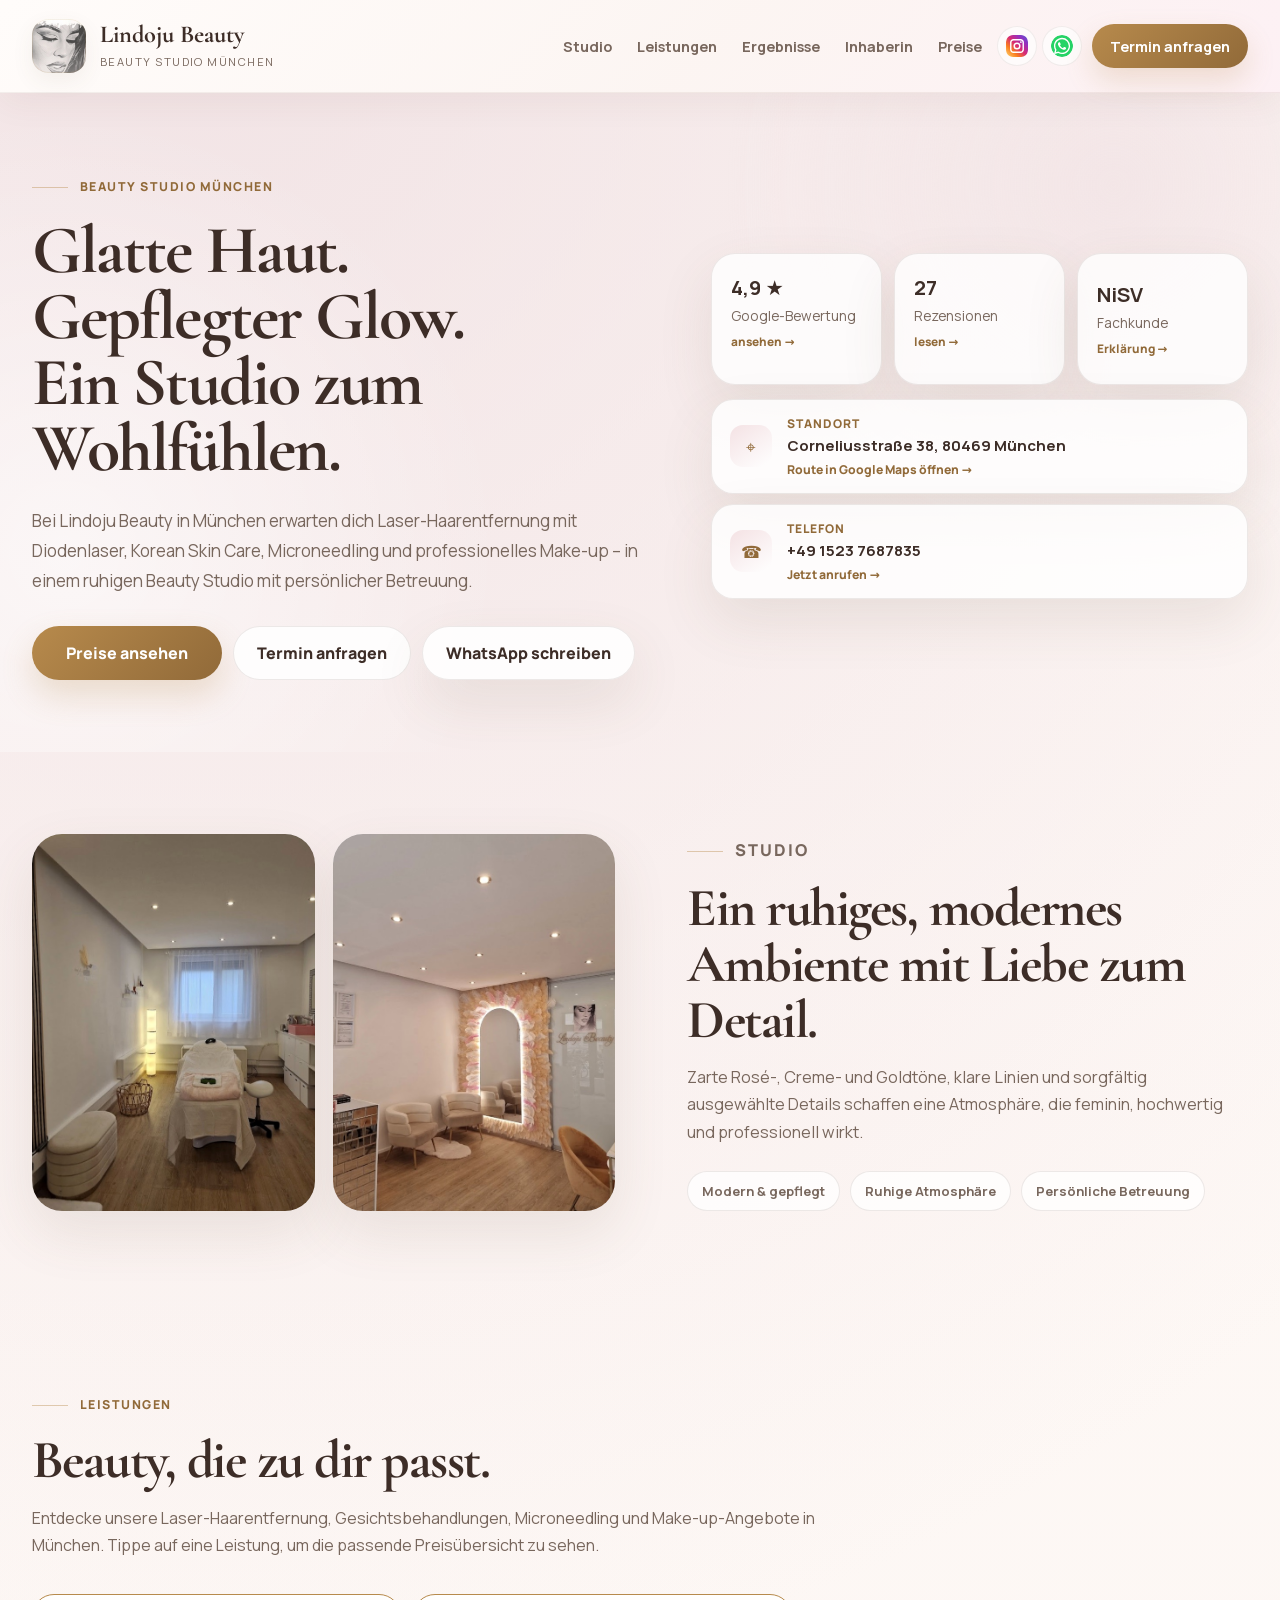
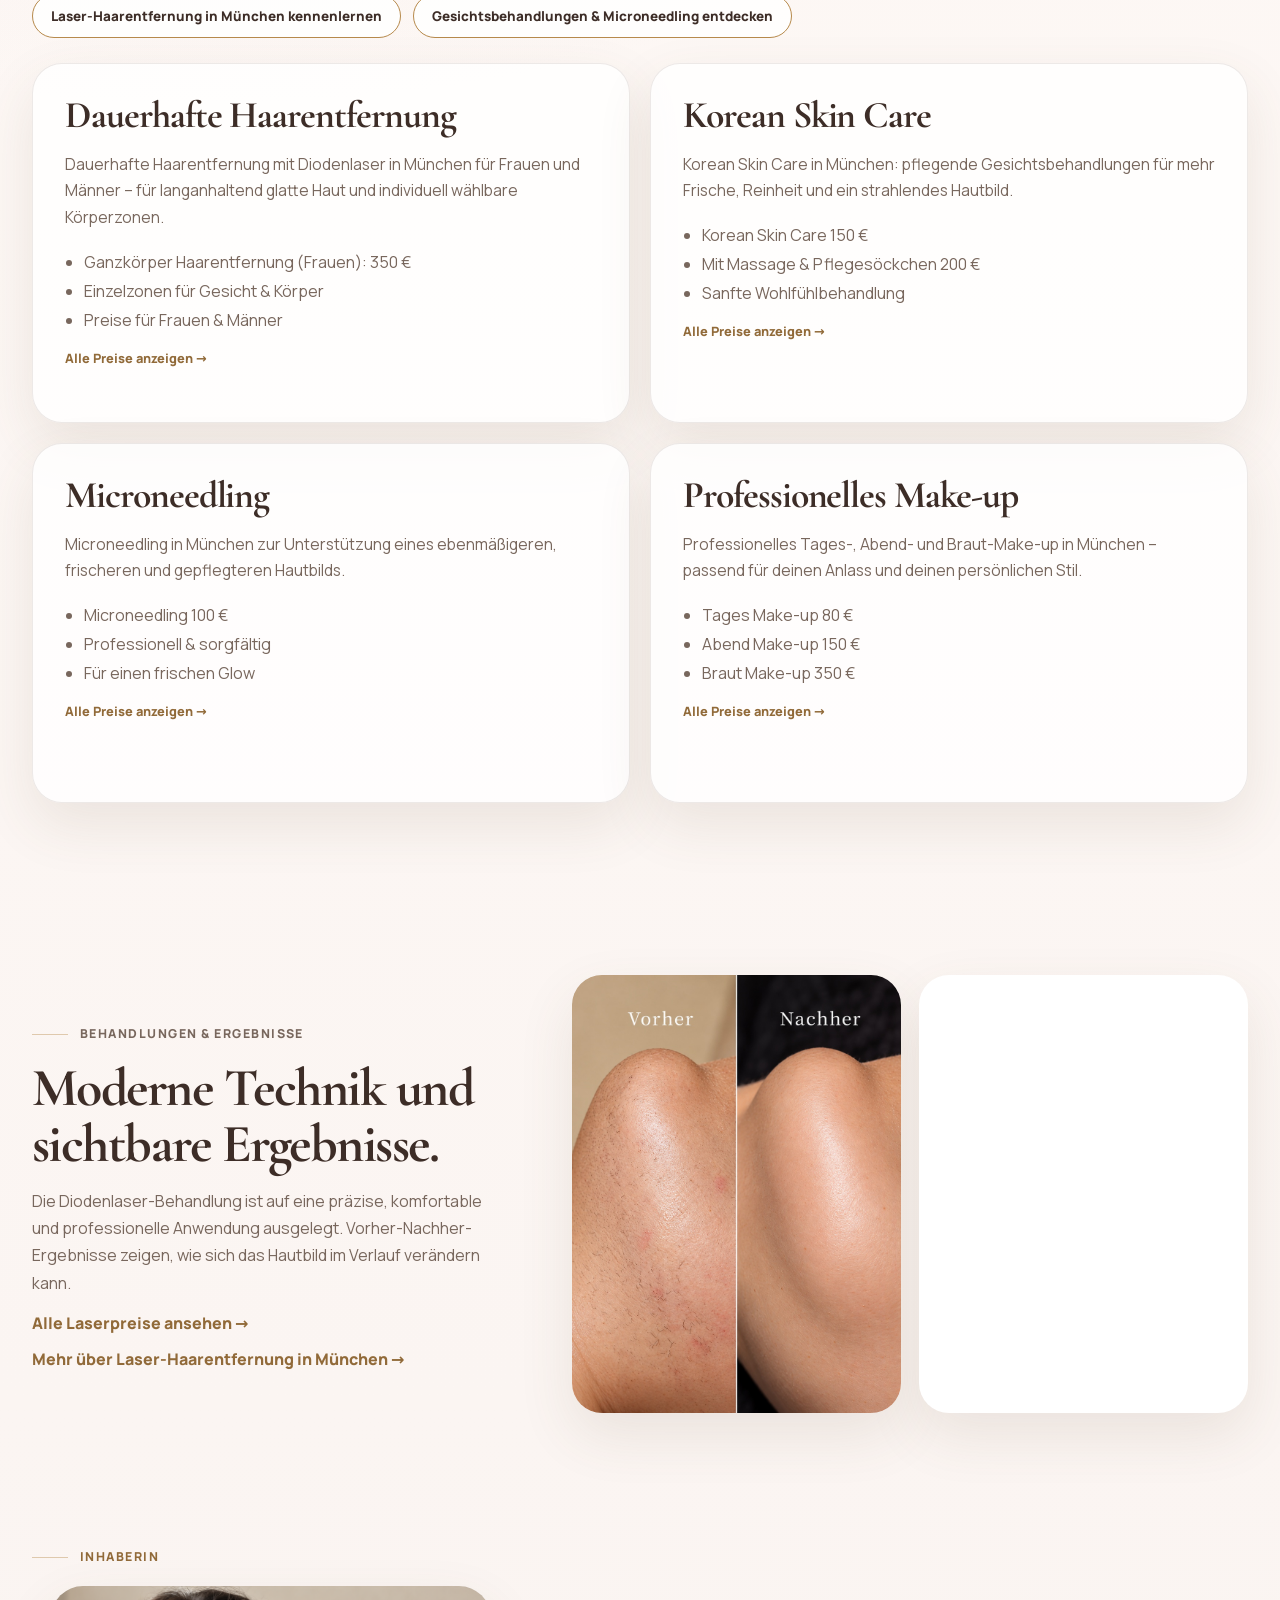
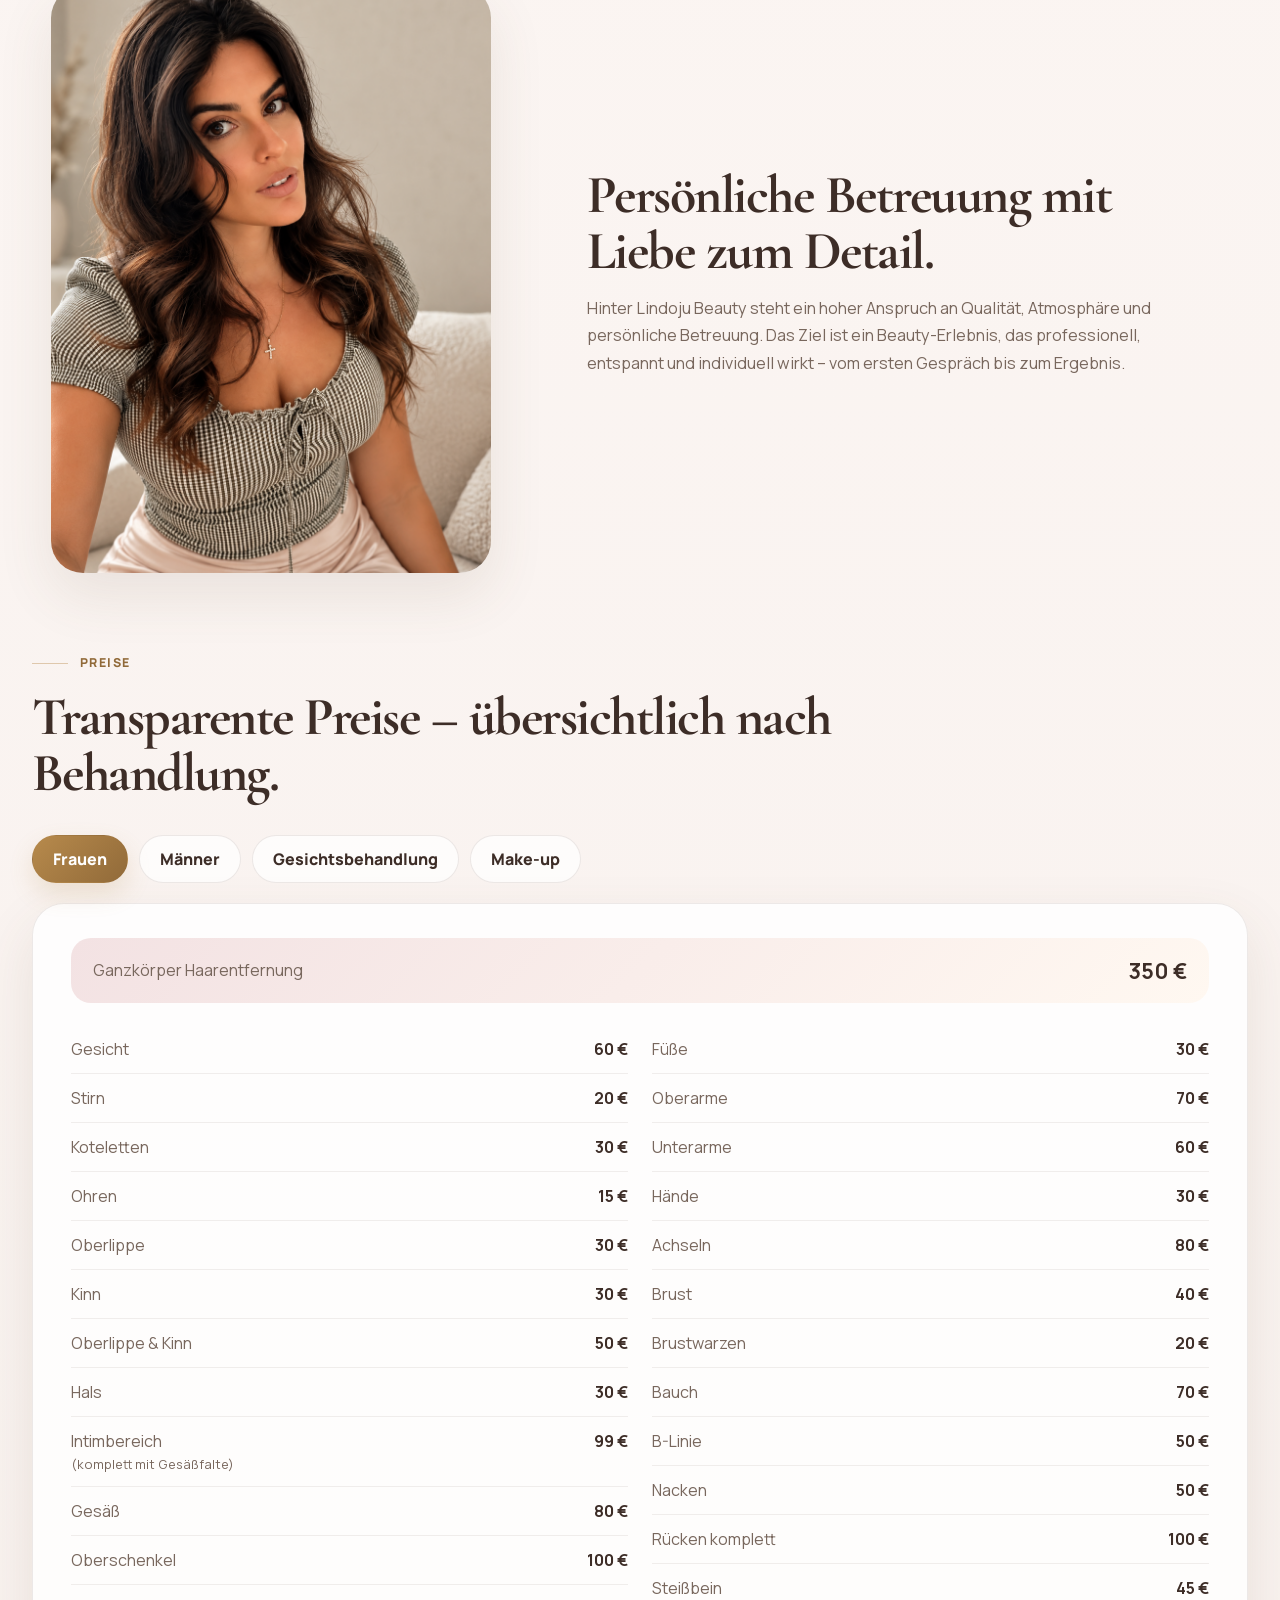
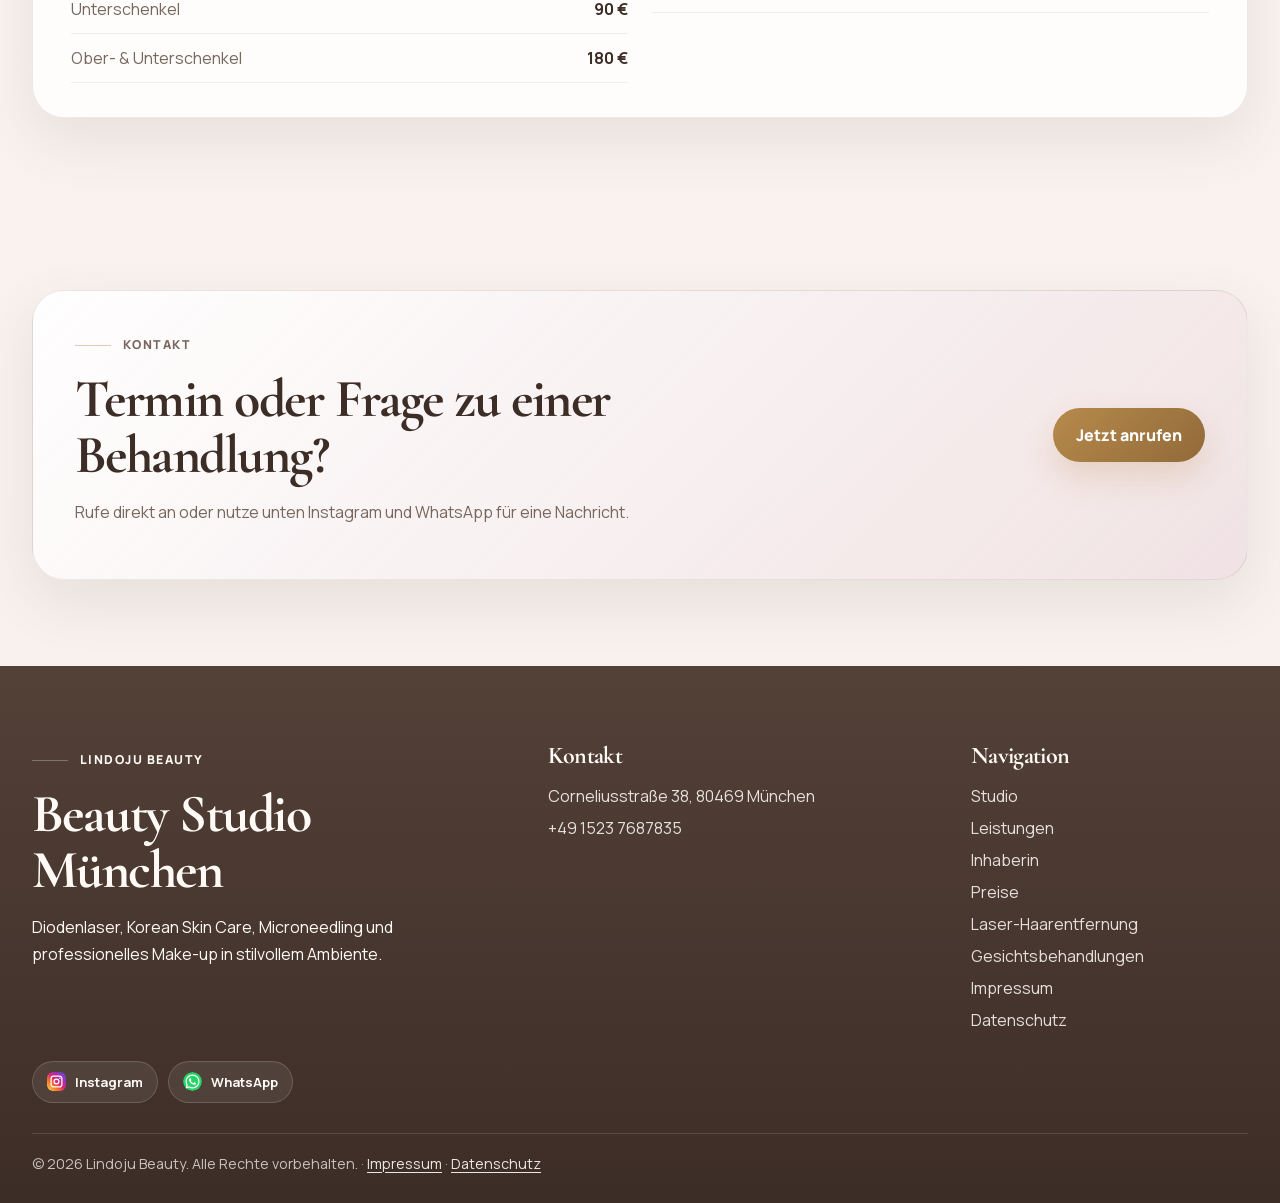
<file: index.html>
<!DOCTYPE html>
<html lang="de">
<head>
  <meta charset="UTF-8">
  <meta name="viewport" content="width=device-width, initial-scale=1.0, viewport-fit=cover">
  <meta name="theme-color" content="#fff8f6">
  <title>Laser-Haarentfernung München | Lindoju Beauty Studio</title>
  <meta name="description" content="Laser-Haarentfernung mit Diodenlaser in München, Korean Skin Care, Microneedling und Braut-Make-up bei Lindoju Beauty. Leistungen und Preise ansehen.">
  <link rel="canonical" href="https://lindojubeauty.de/">
  <meta name="robots" content="index, follow">
  <meta property="og:type" content="website">
  <meta property="og:locale" content="de_DE">
  <meta property="og:site_name" content="Lindoju Beauty">
  <meta property="og:title" content="Laser-Haarentfernung München | Lindoju Beauty Studio">
  <meta property="og:description" content="Lindoju Beauty in München: Diodenlaser-Haarentfernung, Korean Skin Care, Microneedling und Braut-Make-up. Behandlungen und Preise entdecken.">
  <meta property="og:url" content="https://lindojubeauty.de/">
  <meta name="twitter:card" content="summary">
  <script type="application/ld+json">
{
  "@context": "https://schema.org",
  "@type": "BeautySalon",
  "name": "Lindoju Beauty",
  "url": "https://lindojubeauty.de/",
  "description": "Beauty Studio in München für Laser-Haarentfernung mit Diodenlaser, Korean Skin Care, Microneedling und professionelles Make-up.",
  "telephone": "+49 1523 7687835",
  "email": "lindojubeauty@gmail.com",
  "address": {
    "@type": "PostalAddress",
    "streetAddress": "Corneliusstraße 38",
    "postalCode": "80469",
    "addressLocality": "München",
    "addressCountry": "DE"
  },
  "sameAs": [
    "https://www.instagram.com/lindojubeauty/"
  ],
  "hasOfferCatalog": {
    "@type": "OfferCatalog",
    "name": "Behandlungen bei Lindoju Beauty in München",
    "itemListElement": [
      {
        "@type": "OfferCatalog",
        "name": "Laser-Haarentfernung",
        "itemListElement": [
          {
            "@type": "Offer",
            "itemOffered": {
              "@type": "Service",
              "name": "Diodenlaser-Haarentfernung München",
              "serviceType": "Laser-Haarentfernung"
            }
          }
        ]
      },
      {
        "@type": "OfferCatalog",
        "name": "Gesichtsbehandlungen",
        "itemListElement": [
          {
            "@type": "Offer",
            "itemOffered": {
              "@type": "Service",
              "name": "Korean Skin Care München",
              "serviceType": "Gesichtsbehandlung"
            }
          },
          {
            "@type": "Offer",
            "itemOffered": {
              "@type": "Service",
              "name": "Microneedling München",
              "serviceType": "Microneedling"
            }
          }
        ]
      },
      {
        "@type": "OfferCatalog",
        "name": "Make-up",
        "itemListElement": [
          {
            "@type": "Offer",
            "itemOffered": {
              "@type": "Service",
              "name": "Braut-Make-up und professionelles Make-up München",
              "serviceType": "Make-up"
            }
          }
        ]
      }
    ]
  }
}
  </script>
  <link rel="preload" href="fonts/manrope-latin-400-700.woff2" as="font" type="font/woff2" crossorigin>
  <link rel="preload" href="fonts/cormorant-garamond-latin-700.woff2" as="font" type="font/woff2" crossorigin>
  <link rel="icon" type="image/png" href="favicon.png">
  <link rel="stylesheet" href="styles.css?v=26">
</head>
<body>
  <div class="site-shell">
    <header class="site-header" id="top">
      <div class="container header-main">
        <a class="brand" href="#top" aria-label="Lindoju Beauty Startseite">
          <span class="brand-mark" aria-hidden="true"></span>
          <span class="brand-copy">
            <strong>Lindoju Beauty</strong>
            <small>Beauty Studio München</small>
          </span>
        </a>

        <button class="menu-toggle" type="button" aria-label="Menü öffnen" aria-expanded="false" aria-controls="site-nav">
          <span></span><span></span><span></span>
        </button>

        <nav class="site-nav" id="site-nav" aria-label="Hauptnavigation">
          <div class="mobile-menu-head">
            <div class="mobile-menu-brand">
              <span class="brand-mark menu-brand-mark" aria-hidden="true"></span>
              <span>
                <strong>Lindoju Beauty</strong>
                <small>Beauty Studio München</small>
              </span>
            </div>
            <button class="menu-close" type="button" aria-label="Menü schließen">×</button>
          </div>
          <div class="mobile-menu-kicker">Menü</div>
          <a href="#studio">Studio</a>
          <a href="#leistungen">Leistungen</a>
          <a href="#behandlungen">Ergebnisse</a>
          <a href="#inhaberin">Inhaberin</a>
          <a href="#preise">Preise</a>
          <a class="nav-social-link" href="https://www.instagram.com/lindojubeauty?stkn=Ym91bG9nODZuYW1q" target="_blank" rel="noopener" aria-label="Instagram von Lindoju Beauty öffnen"><span class="brand-social-icon brand-social-instagram" aria-hidden="true"><svg viewBox="0 0 24 24" role="img"><defs><linearGradient id="igGradientMenu" x1="0" y1="1" x2="1" y2="0"><stop offset="0" stop-color="#FEDA75"/><stop offset="0.28" stop-color="#FA7E1E"/><stop offset="0.52" stop-color="#D62976"/><stop offset="0.76" stop-color="#962FBF"/><stop offset="1" stop-color="#4F5BD5"/></linearGradient></defs><rect width="24" height="24" rx="6" fill="url(#igGradientMenu)"/><path d="M8.15 5.2h7.7a2.95 2.95 0 0 1 2.95 2.95v7.7a2.95 2.95 0 0 1-2.95 2.95h-7.7a2.95 2.95 0 0 1-2.95-2.95v-7.7A2.95 2.95 0 0 1 8.15 5.2Z" fill="none" stroke="#fff" stroke-width="1.55"/><circle cx="12" cy="12" r="3.05" fill="none" stroke="#fff" stroke-width="1.55"/><circle cx="16.25" cy="7.75" r=".95" fill="#fff"/></svg></span><span>Instagram</span></a>
          <a class="nav-social-link" href="https://wa.me/4915237687835?text=Hallo%20Lindoju%20Beauty%2C%20ich%20m%C3%B6chte%20gerne%20einen%20Termin%20anfragen." target="_blank" rel="noopener" aria-label="Lindoju Beauty auf WhatsApp schreiben"><span class="brand-social-icon brand-social-whatsapp" aria-hidden="true"><svg viewBox="0 0 24 24" role="img"><circle cx="12" cy="12" r="12" fill="#25D366"/><path d="M17.472 14.382c-.297-.149-1.758-.867-2.03-.966-.273-.099-.471-.148-.67.15-.197.297-.767.966-.94 1.164-.173.198-.347.223-.644.074-.297-.149-1.255-.463-2.39-1.475-.883-.788-1.48-1.761-1.653-2.059-.173-.297-.018-.458.13-.606.134-.133.298-.347.446-.52.149-.174.198-.298.298-.497.099-.198.05-.371-.025-.52-.075-.149-.669-1.612-.916-2.207-.242-.579-.487-.5-.669-.51-.173-.009-.371-.011-.57-.011-.198 0-.52.074-.792.371-.272.298-1.04 1.016-1.04 2.479s1.065 2.875 1.213 3.074c.149.198 2.095 3.2 5.076 4.487.709.306 1.262.489 1.694.626.712.226 1.36.194 1.872.118.571-.085 1.758-.719 2.006-1.413.248-.694.248-1.289.173-1.413-.074-.124-.272-.198-.57-.347m-5.421 7.403h-.004a9.87 9.87 0 0 1-5.031-1.378l-.361-.214-3.741.981.998-3.648-.235-.374a9.86 9.86 0 0 1-1.51-5.26c.001-5.45 4.436-9.884 9.888-9.884a9.82 9.82 0 0 1 7.021 2.91 9.83 9.83 0 0 1 2.9 7.02c-.003 5.45-4.437 9.884-9.885 9.884m8.413-18.297A11.815 11.815 0 0 0 12.05 0C5.495 0 .16 5.335.157 11.89c0 2.096.547 4.14 1.588 5.945L.057 24l6.305-1.654a11.88 11.88 0 0 0 5.684 1.448h.005c6.553 0 11.89-5.335 11.893-11.89a11.82 11.82 0 0 0-3.48-8.413z" fill="#fff" transform="scale(.74) translate(4.2 4.2)"/></svg></span><span>WhatsApp</span></a>
          <a class="nav-cta" href="tel:+4915237687835">Termin anfragen</a>
          <div class="mobile-menu-footer">
            <span>Corneliusstraße 38, 80469 München</span>
            <a href="tel:+4915237687835">+49 1523 7687835</a>
          </div>
        </nav>
        <button class="nav-backdrop" type="button" aria-label="Menü schließen" tabindex="-1"></button>
      </div>

    </header>

    <main>
      <section class="hero">
        <div class="container hero-inner">
          <div class="hero-copy reveal">
            <p class="eyebrow">Beauty Studio München</p>
            <h1>Glatte Haut.<br>Gepflegter Glow.<br>Ein Studio zum Wohlfühlen.</h1>
            <p class="hero-text">Bei Lindoju Beauty in München erwarten dich Laser-Haarentfernung mit Diodenlaser, Korean Skin Care, Microneedling und professionelles Make-up – in einem ruhigen Beauty Studio mit persönlicher Betreuung.</p>
            <div class="hero-actions">
              <a class="button button-primary" href="#preise">Preise ansehen</a>
              <a class="button button-secondary" href="tel:+4915237687835">Termin anfragen</a>
              <a class="button button-secondary button-whatsapp" href="https://wa.me/4915237687835?text=Hallo%20Lindoju%20Beauty%2C%20ich%20m%C3%B6chte%20gerne%20einen%20Termin%20anfragen." target="_blank" rel="noopener" aria-label="Lindoju Beauty über WhatsApp schreiben">WhatsApp schreiben</a>
            </div>
          </div>

          <div class="hero-aside">
          <div class="trust-grid reveal delay-1" aria-label="Vertrauen und Qualifikation">
            <a class="trust-card" href="https://www.google.com/maps/search/?api=1&query=Lindoju%20Beauty%20Laser%20Haarentfernung%20M%C3%BCnchen" target="_blank" rel="noopener">
              <strong>4,9 ★</strong>
              <span>Google-Bewertung</span>
              <small>ansehen →</small>
            </a>
            <a class="trust-card" href="https://www.google.com/maps/search/?api=1&query=Lindoju%20Beauty%20Laser%20Haarentfernung%20M%C3%BCnchen" target="_blank" rel="noopener">
              <strong>27</strong>
              <span>Rezensionen</span>
              <small>lesen →</small>
            </a>
            <button class="trust-card trust-button" type="button" data-open-nisv>
              <strong>NiSV</strong>
              <span>Fachkunde</span>
              <small>Erklärung →</small>
            </button>
          </div>

          <div class="quick-contact-grid reveal delay-2">
            <a class="quick-contact-card" href="https://www.google.com/maps/search/?api=1&query=Lindoju%20Beauty%20Laser%20Haarentfernung%20M%C3%BCnchen" target="_blank" rel="noopener">
              <span class="quick-icon" aria-hidden="true">⌖</span>
              <span class="quick-copy">
                <small>Standort</small>
                <strong>Corneliusstraße 38, 80469 München</strong>
                <em>Route in Google Maps öffnen →</em>
              </span>
            </a>
            <a class="quick-contact-card quick-contact-phone" href="tel:+4915237687835">
              <span class="quick-icon" aria-hidden="true">☎</span>
              <span class="quick-copy">
                <small>Telefon</small>
                <strong>+49 1523 7687835</strong>
                <em>Jetzt anrufen →</em>
              </span>
            </a>
          </div>
          </div>
        </div>
      </section>

      <section class="section studio-section" id="studio">
        <div class="container studio-grid">
          <div class="studio-gallery reveal">
            <figure><img src="treatment-room.jpg" alt="Heller Behandlungsraum von Lindoju Beauty" width="709" height="860" loading="lazy" decoding="async"></figure>
            <figure><img src="studio-lounge.jpg" alt="Eleganter Studio- und Wartebereich von Lindoju Beauty" width="709" height="865" loading="lazy" decoding="async"></figure>
          </div>
          <div class="studio-copy reveal delay-1">
            <p class="eyebrow">Studio</p>
            <h2>Ein ruhiges, modernes Ambiente mit Liebe zum Detail.</h2>
            <p>Zarte Rosé-, Creme- und Goldtöne, klare Linien und sorgfältig ausgewählte Details schaffen eine Atmosphäre, die feminin, hochwertig und professionell wirkt.</p>
            <div class="mini-points">
              <span>Modern &amp; gepflegt</span>
              <span>Ruhige Atmosphäre</span>
              <span>Persönliche Betreuung</span>
            </div>
          </div>
        </div>
      </section>

      <section class="section services" id="leistungen">
        <div class="container">
          <div class="section-head reveal">
            <p class="eyebrow">Leistungen</p>
            <h2>Beauty, die zu dir passt.</h2>
            <p>Entdecke unsere Laser-Haarentfernung, Gesichtsbehandlungen, Microneedling und Make-up-Angebote in München. Tippe auf eine Leistung, um die passende Preisübersicht zu sehen.</p>
          </div>

          <div class="seo-service-links" aria-label="Detaillierte Informationen zu Behandlungen">
            <a href="laser-haarentfernung-muenchen.html">Laser-Haarentfernung in München kennenlernen</a>
            <a href="gesichtsbehandlungen-muenchen.html">Gesichtsbehandlungen &amp; Microneedling entdecken</a>
          </div>

          <div class="service-grid">
            <article class="service-card price-jump reveal" data-price-tab="women" tabindex="0" role="button" aria-label="Alle Preise für dauerhafte Haarentfernung anzeigen">
              <h3>Dauerhafte Haarentfernung</h3>
              <p>Dauerhafte Haarentfernung mit Diodenlaser in München für Frauen und Männer – für langanhaltend glatte Haut und individuell wählbare Körperzonen.</p>
              <ul>
                <li>Ganzkörper Haarentfernung (Frauen): 350 €</li>
                <li>Einzelzonen für Gesicht &amp; Körper</li>
                <li>Preise für Frauen &amp; Männer</li>
              </ul>
              <span class="service-link">Alle Preise anzeigen →</span>
            </article>

            <article class="service-card price-jump reveal delay-1" data-price-tab="facecare" tabindex="0" role="button" aria-label="Alle Preise für Korean Skin Care anzeigen">
              <h3>Korean Skin Care</h3>
              <p>Korean Skin Care in München: pflegende Gesichtsbehandlungen für mehr Frische, Reinheit und ein strahlendes Hautbild.</p>
              <ul>
                <li>Korean Skin Care 150 €</li>
                <li>Mit Massage &amp; Pflegesöckchen 200 €</li>
                <li>Sanfte Wohlfühlbehandlung</li>
              </ul>
              <span class="service-link">Alle Preise anzeigen →</span>
            </article>

            <article class="service-card price-jump reveal delay-2" data-price-tab="facecare" tabindex="0" role="button" aria-label="Preise für Gesichtsbehandlungen und Microneedling anzeigen">
              <h3>Microneedling</h3>
              <p>Microneedling in München zur Unterstützung eines ebenmäßigeren, frischeren und gepflegteren Hautbilds.</p>
              <ul>
                <li>Microneedling 100 €</li>
                <li>Professionell &amp; sorgfältig</li>
                <li>Für einen frischen Glow</li>
              </ul>
              <span class="service-link">Alle Preise anzeigen →</span>
            </article>

            <article class="service-card price-jump reveal delay-3" data-price-tab="makeup" tabindex="0" role="button" aria-label="Alle Make-up Preise anzeigen">
              <h3>Professionelles Make-up</h3>
              <p>Professionelles Tages-, Abend- und Braut-Make-up in München – passend für deinen Anlass und deinen persönlichen Stil.</p>
              <ul>
                <li>Tages Make-up 80 €</li>
                <li>Abend Make-up 150 €</li>
                <li>Braut Make-up 350 €</li>
              </ul>
              <span class="service-link">Alle Preise anzeigen →</span>
            </article>
          </div>
        </div>
      </section>

      <section class="section treatment-section" id="behandlungen">
        <div class="container treatment-grid">
          <div class="treatment-copy reveal">
            <p class="eyebrow">Behandlungen &amp; Ergebnisse</p>
            <h2>Moderne Technik und sichtbare Ergebnisse.</h2>
            <p>Die Diodenlaser-Behandlung ist auf eine präzise, komfortable und professionelle Anwendung ausgelegt. Vorher-Nachher-Ergebnisse zeigen, wie sich das Hautbild im Verlauf verändern kann.</p>
            <button class="text-link price-jump-link" type="button" data-price-tab="women">Alle Laserpreise ansehen →</button>
            <a class="text-link seo-treatment-link" href="laser-haarentfernung-muenchen.html">Mehr über Laser-Haarentfernung in München →</a>
          </div>
          <div class="treatment-gallery reveal delay-1">
            <figure class="before-after-card"><img class="before-after-image" src="before-after-clean.jpg?v=18" alt="Vorher-Nachher-Aufnahme zur Laser-Haarentfernung mit Diodenlaser bei Lindoju Beauty" width="900" height="1200" loading="lazy" decoding="async"></figure>
            <figure><img src="diode-laser-clean.jpg" alt="Diodenlaser für Laser-Haarentfernung bei Lindoju Beauty in München" width="900" height="1200" loading="lazy" decoding="async"></figure>
          </div>
        </div>
      </section>

      <section class="section founder-section" id="inhaberin">
        <div class="container">
          <p class="eyebrow founder-eyebrow reveal">Inhaberin</p>
          <div class="founder-grid">
            <div class="founder-media reveal">
              <figure class="founder-card">
                <img src="founder-portrait.png" alt="Inhaberin von Lindoju Beauty" loading="lazy" decoding="async">
              </figure>
            </div>
            <div class="founder-copy reveal delay-1">
              <h2>Persönliche Betreuung mit Liebe zum Detail.</h2>
              <p>Hinter Lindoju Beauty steht ein hoher Anspruch an Qualität, Atmosphäre und persönliche Betreuung. Das Ziel ist ein Beauty-Erlebnis, das professionell, entspannt und individuell wirkt – vom ersten Gespräch bis zum Ergebnis.</p>
            </div>
          </div>
        </div>
      </section>

      <section class="section price-section" id="preise">
        <div class="container">
          <div class="section-head reveal">
            <p class="eyebrow">Preise</p>
            <h2>Transparente Preise – übersichtlich nach Behandlung.</h2>
          </div>

          <div class="price-tabs reveal delay-1" role="tablist" aria-label="Preiskategorien">
            <button class="tab-button active" type="button" data-tab="women" role="tab" aria-selected="true">Frauen</button>
            <button class="tab-button" type="button" data-tab="men" role="tab" aria-selected="false">Männer</button>
            <button class="tab-button" type="button" data-tab="facecare" role="tab" aria-selected="false">Gesichtsbehandlung</button>
            <button class="tab-button" type="button" data-tab="makeup" role="tab" aria-selected="false">Make-up</button>
          </div>

          <div class="price-panels reveal delay-2">
            <div class="price-panel active" id="women" role="tabpanel">
              <div class="price-highlight">
                <span>Ganzkörper Haarentfernung</span>
                <strong>350 €</strong>
              </div>
              <div class="price-columns">
                <ul class="price-list">
                  <li><span>Gesicht</span><strong>60 €</strong></li>
                  <li><span>Stirn</span><strong>20 €</strong></li>
                  <li><span>Koteletten</span><strong>30 €</strong></li>
                  <li><span>Ohren</span><strong>15 €</strong></li>
                  <li><span>Oberlippe</span><strong>30 €</strong></li>
                  <li><span>Kinn</span><strong>30 €</strong></li>
                  <li><span>Oberlippe &amp; Kinn</span><strong>50 €</strong></li>
                  <li><span>Hals</span><strong>30 €</strong></li>
                  <li><span>Intimbereich <small>(komplett mit Gesäßfalte)</small></span><strong>99 €</strong></li>
                  <li><span>Gesäß</span><strong>80 €</strong></li>
                  <li><span>Oberschenkel</span><strong>100 €</strong></li>
                  <li><span>Unterschenkel</span><strong>90 €</strong></li>
                  <li><span>Ober- &amp; Unterschenkel</span><strong>180 €</strong></li>
                </ul>
                <ul class="price-list">
                  <li><span>Füße</span><strong>30 €</strong></li>
                  <li><span>Oberarme</span><strong>70 €</strong></li>
                  <li><span>Unterarme</span><strong>60 €</strong></li>
                  <li><span>Hände</span><strong>30 €</strong></li>
                  <li><span>Achseln</span><strong>80 €</strong></li>
                  <li><span>Brust</span><strong>40 €</strong></li>
                  <li><span>Brustwarzen</span><strong>20 €</strong></li>
                  <li><span>Bauch</span><strong>70 €</strong></li>
                  <li><span>B-Linie</span><strong>50 €</strong></li>
                  <li><span>Nacken</span><strong>50 €</strong></li>
                  <li><span>Rücken komplett</span><strong>100 €</strong></li>
                  <li><span>Steißbein</span><strong>45 €</strong></li>
                </ul>
              </div>
            </div>

            <div class="price-panel" id="men" role="tabpanel">
              <div class="price-columns single-column">
                <ul class="price-list">
                  <li><span>Bart</span><strong>70 €</strong></li>
                  <li><span>Rücken</span><strong>150 €</strong></li>
                  <li><span>Schulter</span><strong>100 €</strong></li>
                  <li><span>Brust</span><strong>100 €</strong></li>
                  <li><span>Bauch</span><strong>100 €</strong></li>
                  <li><span>Achseln</span><strong>80 €</strong></li>
                  <li><span>Oberarme</span><strong>90 €</strong></li>
                  <li><span>Unterarme</span><strong>80 €</strong></li>
                  <li><span>Rücken / Bauch / Brust</span><strong>300 €</strong></li>
                </ul>
              </div>
            </div>

            <div class="price-panel" id="facecare" role="tabpanel">
              <div class="price-columns single-column">
                <ul class="price-list">
                  <li><span>Korean Skin Care</span><strong>150 €</strong></li>
                  <li><span>Korean Skin Care + Massage &amp; Pflegesöckchen</span><strong>200 €</strong></li>
                  <li><span>Microneedling</span><strong>100 €</strong></li>
                </ul>
              </div>
            </div>

            <div class="price-panel" id="makeup" role="tabpanel">
              <div class="price-columns single-column">
                <ul class="price-list">
                  <li><span>Tages Make-up</span><strong>80 €</strong></li>
                  <li><span>Abend Make-up</span><strong>150 €</strong></li>
                  <li><span>Braut Make-up</span><strong>350 €</strong></li>
                </ul>
              </div>
            </div>
          </div>
        </div>
      </section>

      <section class="section cta-section" id="kontakt">
        <div class="container cta-card reveal">
          <div>
            <p class="eyebrow">Kontakt</p>
            <h2>Termin oder Frage zu einer Behandlung?</h2>
            <p>Rufe direkt an oder nutze unten Instagram und WhatsApp für eine Nachricht.</p>
          </div>
          <div class="cta-actions">
            <a class="button button-primary" href="tel:+4915237687835">Jetzt anrufen</a>
          </div>
        </div>
      </section>
    </main>

    <footer class="site-footer">
      <div class="container footer-grid">
        <div>
          <p class="eyebrow">Lindoju Beauty</p>
          <h3>Beauty Studio München</h3>
          <p>Diodenlaser, Korean Skin Care, Microneedling und professionelles Make-up in stilvollem Ambiente.</p>
        </div>
        <div>
          <h4>Kontakt</h4>
          <ul class="footer-list">
            <li><a href="https://www.google.com/maps/search/?api=1&query=Lindoju%20Beauty%20Laser%20Haarentfernung%20M%C3%BCnchen" target="_blank" rel="noopener">Corneliusstraße 38, 80469 München</a></li>
            <li><a href="tel:+4915237687835">+49 1523 7687835</a></li>
          </ul>
        </div>
        <div>
          <h4>Navigation</h4>
          <ul class="footer-list">
            <li><a href="#studio">Studio</a></li>
            <li><a href="#leistungen">Leistungen</a></li>
            <li><a href="#inhaberin">Inhaberin</a></li>
            <li><a href="#preise">Preise</a></li>
            <li><a href="laser-haarentfernung-muenchen.html">Laser-Haarentfernung</a></li>
            <li><a href="gesichtsbehandlungen-muenchen.html">Gesichtsbehandlungen</a></li>
            <li><a href="impressum.html">Impressum</a></li>
            <li><a href="datenschutz.html">Datenschutz</a></li>
          </ul>
        </div>
      </div>
      <div class="container footer-social-compact" aria-label="Social Media und Messenger">
        <a class="footer-social-pill" href="https://www.instagram.com/lindojubeauty?stkn=Ym91bG9nODZuYW1q" target="_blank" rel="noopener" aria-label="Instagram von Lindoju Beauty öffnen">
          <span class="brand-social-icon brand-social-instagram" aria-hidden="true"><svg viewBox="0 0 24 24" role="img"><defs><linearGradient id="igGradientMenu" x1="0" y1="1" x2="1" y2="0"><stop offset="0" stop-color="#FEDA75"/><stop offset="0.28" stop-color="#FA7E1E"/><stop offset="0.52" stop-color="#D62976"/><stop offset="0.76" stop-color="#962FBF"/><stop offset="1" stop-color="#4F5BD5"/></linearGradient></defs><rect width="24" height="24" rx="6" fill="url(#igGradientMenu)"/><path d="M8.15 5.2h7.7a2.95 2.95 0 0 1 2.95 2.95v7.7a2.95 2.95 0 0 1-2.95 2.95h-7.7a2.95 2.95 0 0 1-2.95-2.95v-7.7A2.95 2.95 0 0 1 8.15 5.2Z" fill="none" stroke="#fff" stroke-width="1.55"/><circle cx="12" cy="12" r="3.05" fill="none" stroke="#fff" stroke-width="1.55"/><circle cx="16.25" cy="7.75" r=".95" fill="#fff"/></svg></span>
          <span>Instagram</span>
        </a>
        <a class="footer-social-pill" href="https://wa.me/4915237687835?text=Hallo%20Lindoju%20Beauty%2C%20ich%20m%C3%B6chte%20gerne%20einen%20Termin%20anfragen." target="_blank" rel="noopener" aria-label="Lindoju Beauty auf WhatsApp schreiben">
          <span class="brand-social-icon brand-social-whatsapp" aria-hidden="true"><svg viewBox="0 0 24 24" role="img"><circle cx="12" cy="12" r="12" fill="#25D366"/><path d="M17.472 14.382c-.297-.149-1.758-.867-2.03-.966-.273-.099-.471-.148-.67.15-.197.297-.767.966-.94 1.164-.173.198-.347.223-.644.074-.297-.149-1.255-.463-2.39-1.475-.883-.788-1.48-1.761-1.653-2.059-.173-.297-.018-.458.13-.606.134-.133.298-.347.446-.52.149-.174.198-.298.298-.497.099-.198.05-.371-.025-.52-.075-.149-.669-1.612-.916-2.207-.242-.579-.487-.5-.669-.51-.173-.009-.371-.011-.57-.011-.198 0-.52.074-.792.371-.272.298-1.04 1.016-1.04 2.479s1.065 2.875 1.213 3.074c.149.198 2.095 3.2 5.076 4.487.709.306 1.262.489 1.694.626.712.226 1.36.194 1.872.118.571-.085 1.758-.719 2.006-1.413.248-.694.248-1.289.173-1.413-.074-.124-.272-.198-.57-.347m-5.421 7.403h-.004a9.87 9.87 0 0 1-5.031-1.378l-.361-.214-3.741.981.998-3.648-.235-.374a9.86 9.86 0 0 1-1.51-5.26c.001-5.45 4.436-9.884 9.888-9.884a9.82 9.82 0 0 1 7.021 2.91 9.83 9.83 0 0 1 2.9 7.02c-.003 5.45-4.437 9.884-9.885 9.884m8.413-18.297A11.815 11.815 0 0 0 12.05 0C5.495 0 .16 5.335.157 11.89c0 2.096.547 4.14 1.588 5.945L.057 24l6.305-1.654a11.88 11.88 0 0 0 5.684 1.448h.005c6.553 0 11.89-5.335 11.893-11.89a11.82 11.82 0 0 0-3.48-8.413z" fill="#fff" transform="scale(.74) translate(4.2 4.2)"/></svg></span>
          <span>WhatsApp</span>
        </a>
      </div>
      <div class="container footer-bottom">© <span id="year"></span> Lindoju Beauty. Alle Rechte vorbehalten. <span aria-hidden="true">·</span> <a href="impressum.html">Impressum</a> <span aria-hidden="true">·</span> <a href="datenschutz.html">Datenschutz</a></div>
    </footer>
  </div>
<div class="modal" id="nisv-modal" aria-hidden="true" role="dialog" aria-modal="true" aria-labelledby="nisv-title">
    <div class="modal-backdrop" data-close-nisv></div>
    <div class="modal-card" role="document">
      <button class="modal-close" type="button" aria-label="Erklärung schließen" data-close-nisv>×</button>
      <p class="eyebrow">NiSV</p>
      <h2 id="nisv-title">Was bedeutet NiSV-Fachkunde?</h2>
      <p>Die NiSV regelt in Deutschland den sicheren Einsatz bestimmter nichtionisierender Strahlungsquellen am Menschen. Für entsprechende Anwendungen sind je nach Verfahren fachliche Kenntnisse und vorgeschriebene Qualifikationen erforderlich.</p>
      <p class="modal-note">Die Angabe auf der Website bezieht sich auf die vom Studio kommunizierte NiSV-Fachkunde.</p>
    </div>
  </div>

  <script src="script.js?v=21"></script>
  <script>try{localStorage.removeItem("lindoju-privacy-choice-v1")}catch(_){}</script>
</body>
</html>
</file>
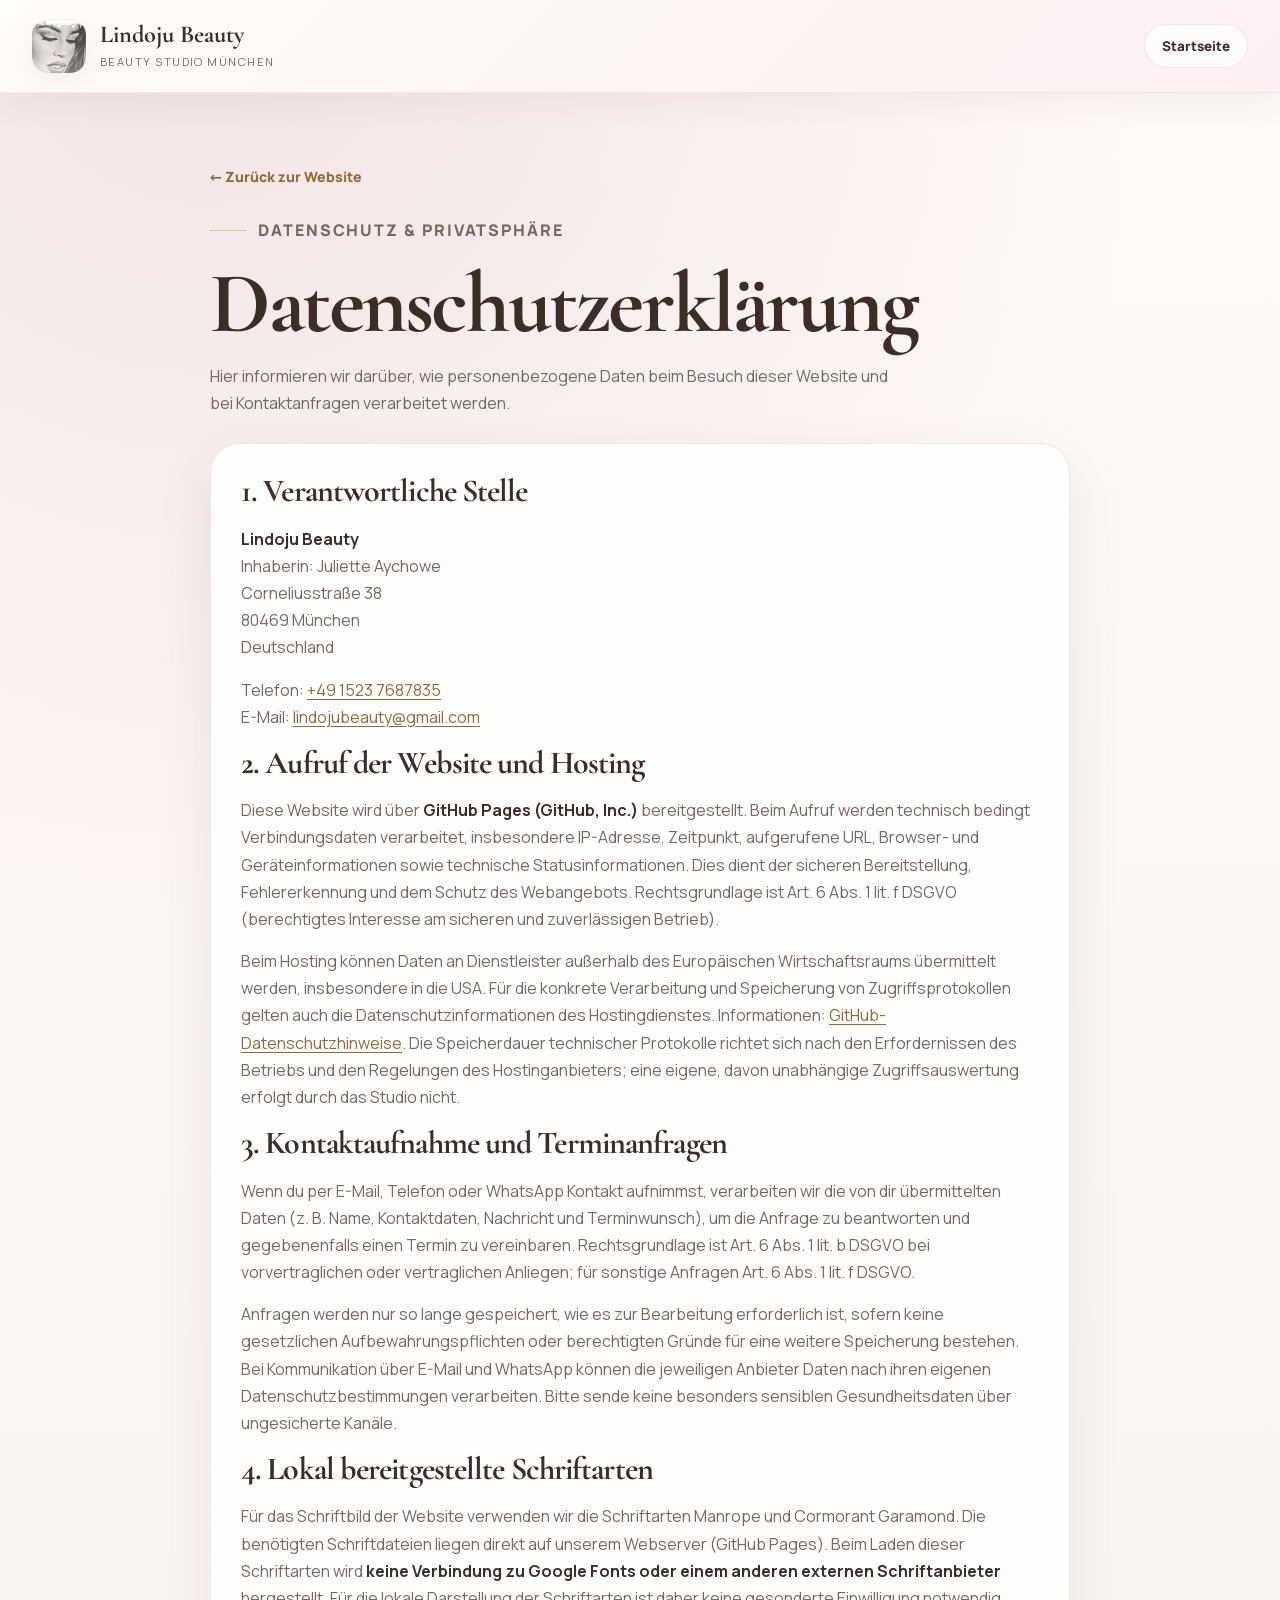
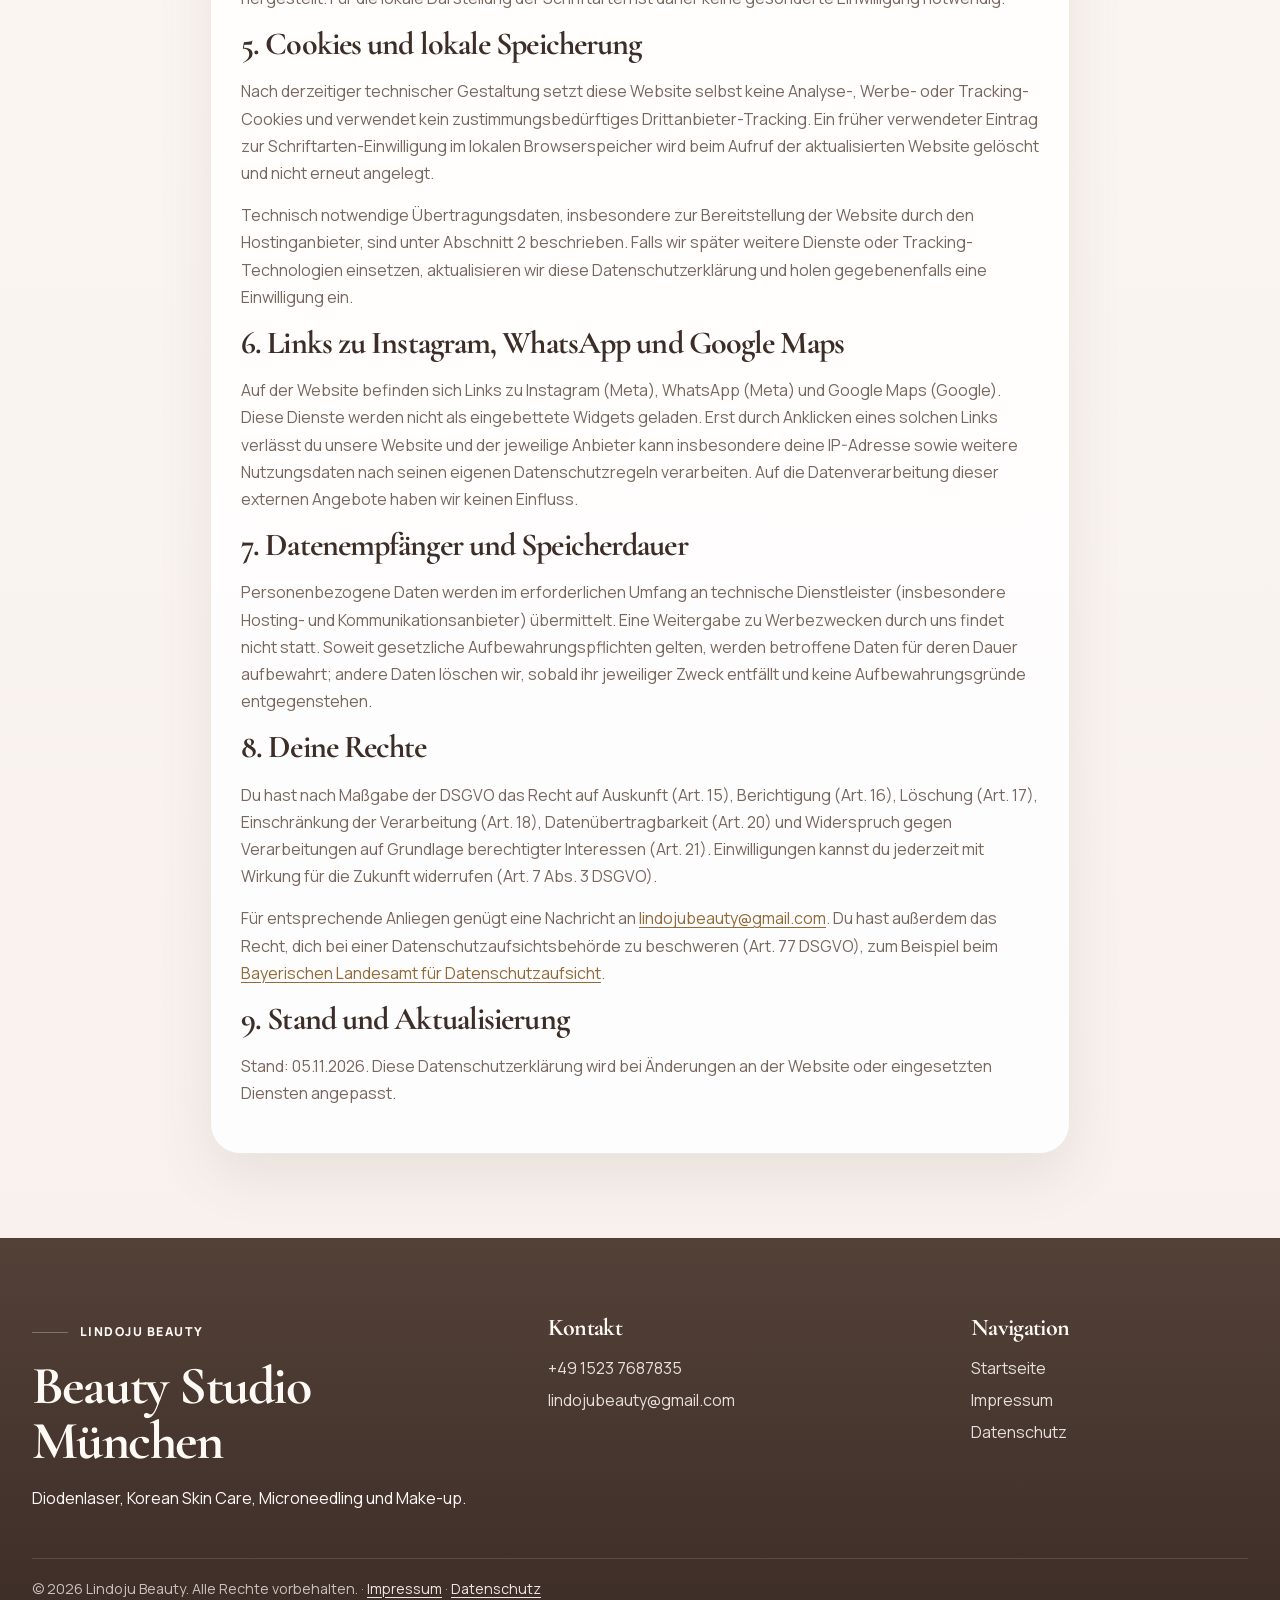
<file: datenschutz.html>
<!DOCTYPE html>
<html lang="de">
<head>
  <meta charset="UTF-8">
  <meta name="viewport" content="width=device-width, initial-scale=1.0, viewport-fit=cover">
  <meta name="theme-color" content="#fff8f6">
  <title>Datenschutzerklärung | Lindoju Beauty München</title>
  <meta name="description" content="Informationen zur Verarbeitung personenbezogener Daten, Hosting, Kontakten und Datenschutzeinstellungen bei Lindoju Beauty in München.">
  <meta name="robots" content="index,follow">
  <link rel="canonical" href="https://lindojubeauty.de/datenschutz.html">
  <link rel="preload" href="fonts/manrope-latin-400-700.woff2" as="font" type="font/woff2" crossorigin>
  <link rel="preload" href="fonts/cormorant-garamond-latin-700.woff2" as="font" type="font/woff2" crossorigin>
  <link rel="icon" type="image/png" href="favicon.png">
  <link rel="stylesheet" href="styles.css?v=23">
</head>
<body>
  <div class="site-shell">
    <header class="site-header">
      <div class="container header-main">
        <a class="brand" href="index.html#top" aria-label="Zur Startseite von Lindoju Beauty">
          <span class="brand-mark" aria-hidden="true"></span>
          <span class="brand-copy"><strong>Lindoju Beauty</strong><small>Beauty Studio München</small></span>
        </a>
        <a class="legal-header-link" href="index.html">Startseite</a>
      </div>
    </header>
    <main class="legal-main">
      <div class="legal-wrap">
        <a class="legal-back" href="index.html">← Zurück zur Website</a>
        <div class="legal-intro">
          <p class="eyebrow">Datenschutz &amp; Privatsphäre</p>
          <h1>Datenschutzerklärung</h1>
          <p>Hier informieren wir darüber, wie personenbezogene Daten beim Besuch dieser Website und bei Kontaktanfragen verarbeitet werden.</p>
        </div>
        <article class="legal-card">
          <h2>1. Verantwortliche Stelle</h2>
          <p><strong>Lindoju Beauty</strong><br>Inhaberin: Juliette Aychowe<br>Corneliusstraße 38<br>80469 München<br>Deutschland</p>
          <p>Telefon: <a href="tel:+4915237687835">+49 1523 7687835</a><br>E-Mail: <a href="mailto:lindojubeauty@gmail.com">lindojubeauty@gmail.com</a></p>

          <h2>2. Aufruf der Website und Hosting</h2>
          <p>Diese Website wird über <strong>GitHub Pages (GitHub, Inc.)</strong> bereitgestellt. Beim Aufruf werden technisch bedingt Verbindungsdaten verarbeitet, insbesondere IP-Adresse, Zeitpunkt, aufgerufene URL, Browser- und Geräteinformationen sowie technische Statusinformationen. Dies dient der sicheren Bereitstellung, Fehlererkennung und dem Schutz des Webangebots. Rechtsgrundlage ist Art. 6 Abs. 1 lit. f DSGVO (berechtigtes Interesse am sicheren und zuverlässigen Betrieb).</p>
          <p>Beim Hosting können Daten an Dienstleister außerhalb des Europäischen Wirtschaftsraums übermittelt werden, insbesondere in die USA. Für die konkrete Verarbeitung und Speicherung von Zugriffsprotokollen gelten auch die Datenschutzinformationen des Hostingdienstes. Informationen: <a href="https://docs.github.com/de/site-policy/privacy-policies/github-general-privacy-statement" target="_blank" rel="noopener noreferrer">GitHub-Datenschutzhinweise</a>. Die Speicherdauer technischer Protokolle richtet sich nach den Erfordernissen des Betriebs und den Regelungen des Hostinganbieters; eine eigene, davon unabhängige Zugriffsauswertung erfolgt durch das Studio nicht.</p>

          <h2>3. Kontaktaufnahme und Terminanfragen</h2>
          <p>Wenn du per E-Mail, Telefon oder WhatsApp Kontakt aufnimmst, verarbeiten wir die von dir übermittelten Daten (z. B. Name, Kontaktdaten, Nachricht und Terminwunsch), um die Anfrage zu beantworten und gegebenenfalls einen Termin zu vereinbaren. Rechtsgrundlage ist Art. 6 Abs. 1 lit. b DSGVO bei vorvertraglichen oder vertraglichen Anliegen; für sonstige Anfragen Art. 6 Abs. 1 lit. f DSGVO.</p>
          <p>Anfragen werden nur so lange gespeichert, wie es zur Bearbeitung erforderlich ist, sofern keine gesetzlichen Aufbewahrungspflichten oder berechtigten Gründe für eine weitere Speicherung bestehen. Bei Kommunikation über E-Mail und WhatsApp können die jeweiligen Anbieter Daten nach ihren eigenen Datenschutzbestimmungen verarbeiten. Bitte sende keine besonders sensiblen Gesundheitsdaten über ungesicherte Kanäle.</p>

          <h2>4. Lokal bereitgestellte Schriftarten</h2>
          <p>Für das Schriftbild der Website verwenden wir die Schriftarten Manrope und Cormorant Garamond. Die benötigten Schriftdateien liegen direkt auf unserem Webserver (GitHub Pages). Beim Laden dieser Schriftarten wird <strong>keine Verbindung zu Google Fonts oder einem anderen externen Schriftanbieter</strong> hergestellt. Für die lokale Darstellung der Schriftarten ist daher keine gesonderte Einwilligung notwendig.</p>

          <h2>5. Cookies und lokale Speicherung</h2>
          <p>Nach derzeitiger technischer Gestaltung setzt diese Website selbst keine Analyse-, Werbe- oder Tracking-Cookies und verwendet kein zustimmungsbedürftiges Drittanbieter-Tracking. Ein früher verwendeter Eintrag zur Schriftarten-Einwilligung im lokalen Browserspeicher wird beim Aufruf der aktualisierten Website gelöscht und nicht erneut angelegt.</p>
          <p>Technisch notwendige Übertragungsdaten, insbesondere zur Bereitstellung der Website durch den Hostinganbieter, sind unter Abschnitt 2 beschrieben. Falls wir später weitere Dienste oder Tracking-Technologien einsetzen, aktualisieren wir diese Datenschutzerklärung und holen gegebenenfalls eine Einwilligung ein.</p>

          <h2>6. Links zu Instagram, WhatsApp und Google Maps</h2>
          <p>Auf der Website befinden sich Links zu Instagram (Meta), WhatsApp (Meta) und Google Maps (Google). Diese Dienste werden nicht als eingebettete Widgets geladen. Erst durch Anklicken eines solchen Links verlässt du unsere Website und der jeweilige Anbieter kann insbesondere deine IP-Adresse sowie weitere Nutzungsdaten nach seinen eigenen Datenschutzregeln verarbeiten. Auf die Datenverarbeitung dieser externen Angebote haben wir keinen Einfluss.</p>

          <h2>7. Datenempfänger und Speicherdauer</h2>
          <p>Personenbezogene Daten werden im erforderlichen Umfang an technische Dienstleister (insbesondere Hosting- und Kommunikationsanbieter) übermittelt. Eine Weitergabe zu Werbezwecken durch uns findet nicht statt. Soweit gesetzliche Aufbewahrungspflichten gelten, werden betroffene Daten für deren Dauer aufbewahrt; andere Daten löschen wir, sobald ihr jeweiliger Zweck entfällt und keine Aufbewahrungsgründe entgegenstehen.</p>

          <h2>8. Deine Rechte</h2>
          <p>Du hast nach Maßgabe der DSGVO das Recht auf Auskunft (Art. 15), Berichtigung (Art. 16), Löschung (Art. 17), Einschränkung der Verarbeitung (Art. 18), Datenübertragbarkeit (Art. 20) und Widerspruch gegen Verarbeitungen auf Grundlage berechtigter Interessen (Art. 21). Einwilligungen kannst du jederzeit mit Wirkung für die Zukunft widerrufen (Art. 7 Abs. 3 DSGVO).</p>
          <p>Für entsprechende Anliegen genügt eine Nachricht an <a href="mailto:lindojubeauty@gmail.com">lindojubeauty@gmail.com</a>. Du hast außerdem das Recht, dich bei einer Datenschutzaufsichtsbehörde zu beschweren (Art. 77 DSGVO), zum Beispiel beim <a href="https://www.lda.bayern.de/" target="_blank" rel="noopener noreferrer">Bayerischen Landesamt für Datenschutzaufsicht</a>.</p>

          <h2>9. Stand und Aktualisierung</h2>
          <p>Stand: 05.11.2026. Diese Datenschutzerklärung wird bei Änderungen an der Website oder eingesetzten Diensten angepasst.</p>
        </article>
      </div>
    </main>
    <footer class="site-footer">
      <div class="container footer-grid">
        <div><p class="eyebrow">Lindoju Beauty</p><h3>Beauty Studio München</h3><p>Diodenlaser, Korean Skin Care, Microneedling und Make-up.</p></div>
        <div><h4>Kontakt</h4><ul class="footer-list"><li><a href="tel:+4915237687835">+49 1523 7687835</a></li><li><a href="mailto:lindojubeauty@gmail.com">lindojubeauty@gmail.com</a></li></ul></div>
        <div><h4>Navigation</h4><ul class="footer-list"><li><a href="index.html">Startseite</a></li><li><a href="impressum.html">Impressum</a></li><li><a href="datenschutz.html" aria-current="page">Datenschutz</a></li></ul></div>
      </div>
      <div class="container footer-bottom">© 2026 Lindoju Beauty. Alle Rechte vorbehalten. <span aria-hidden="true">·</span> <a href="impressum.html">Impressum</a> <span aria-hidden="true">·</span> <a href="datenschutz.html">Datenschutz</a></div>
    </footer>
  </div>
<script>try{localStorage.removeItem("lindoju-privacy-choice-v1")}catch(_){}</script>
</body>
</html>
</file>
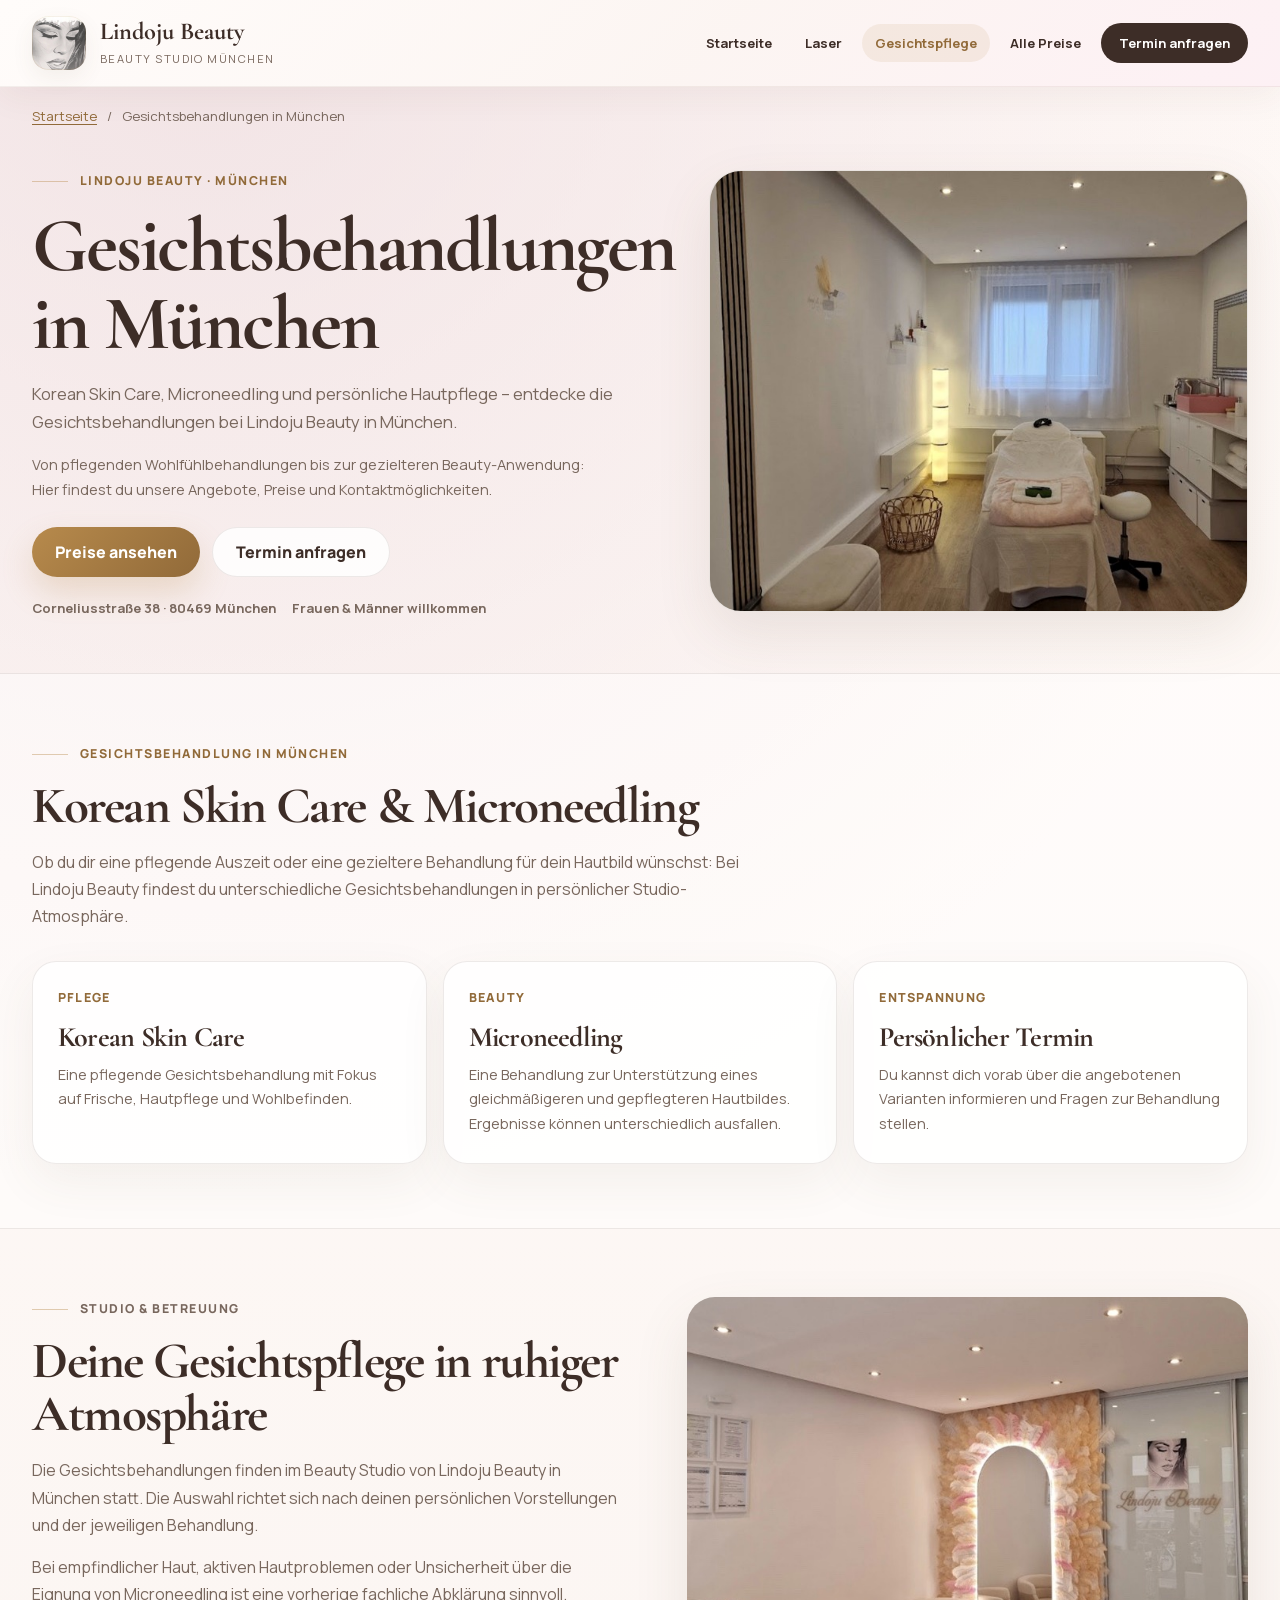
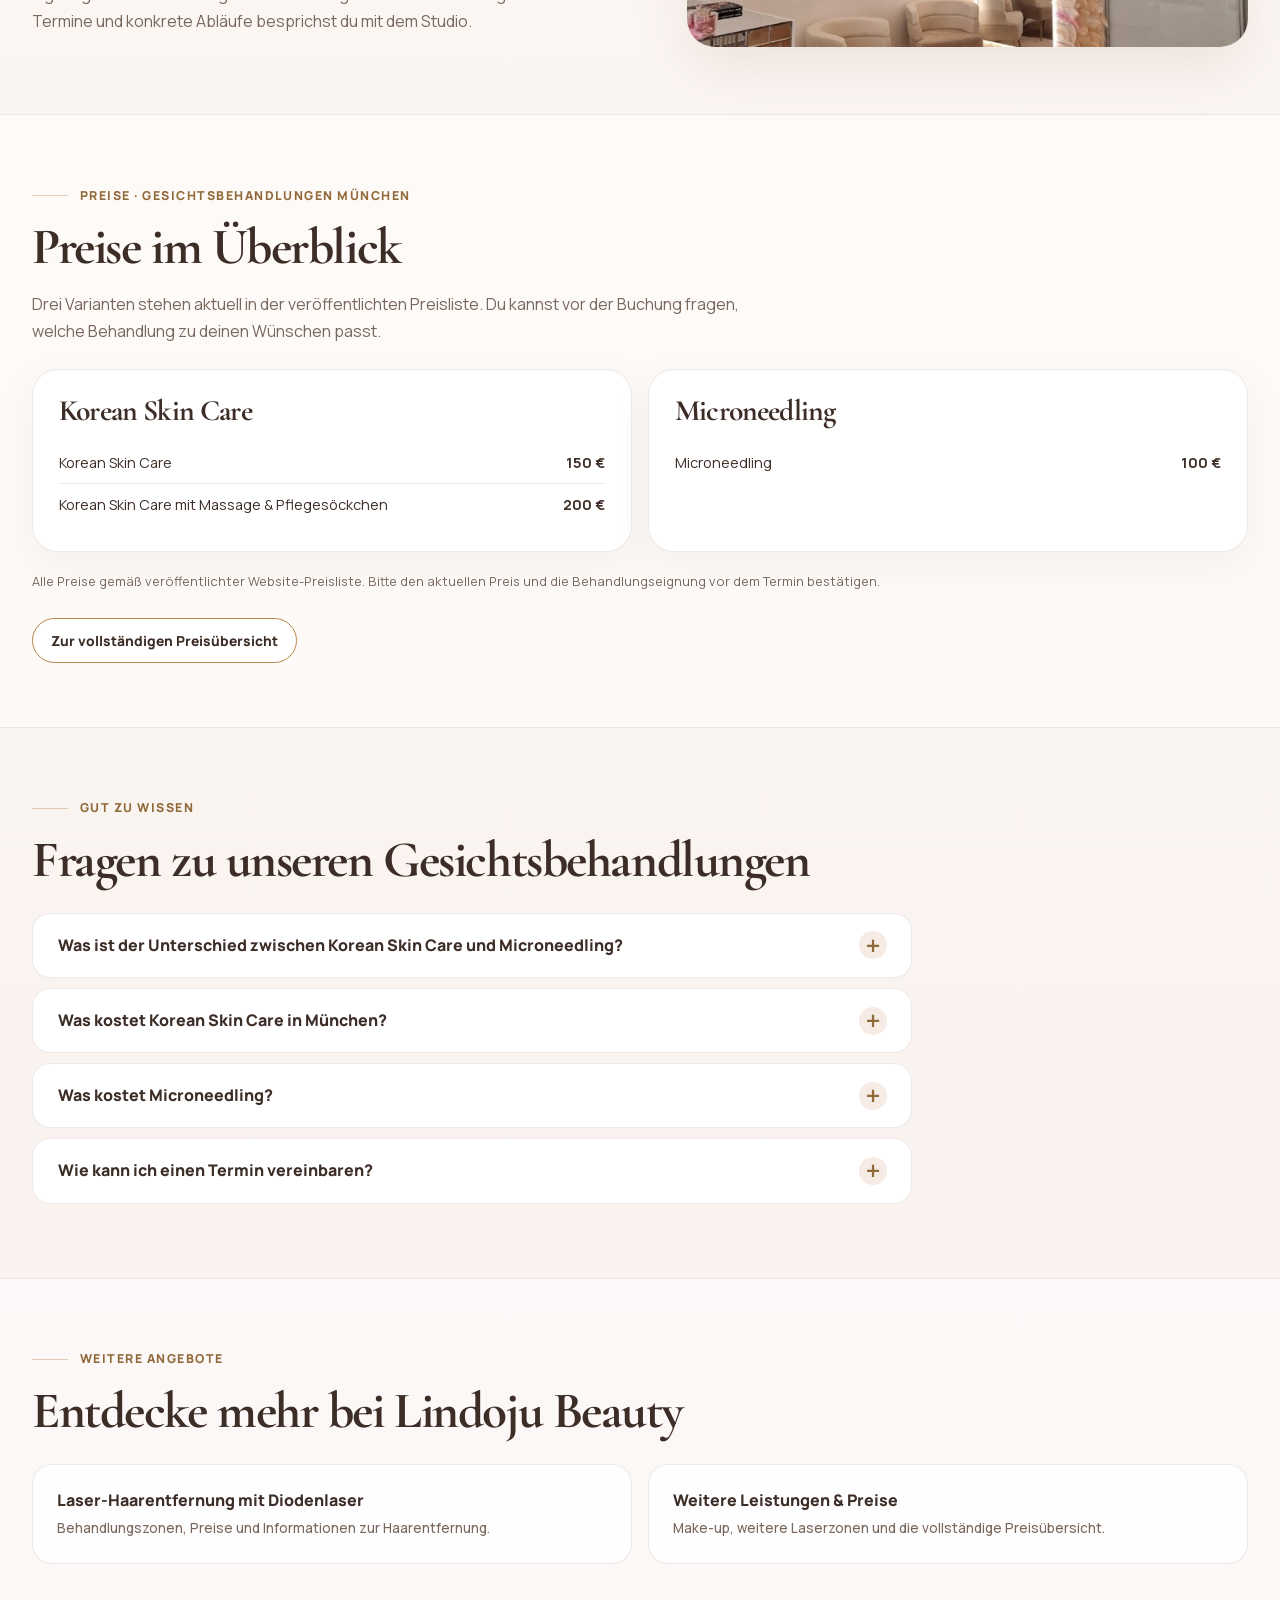
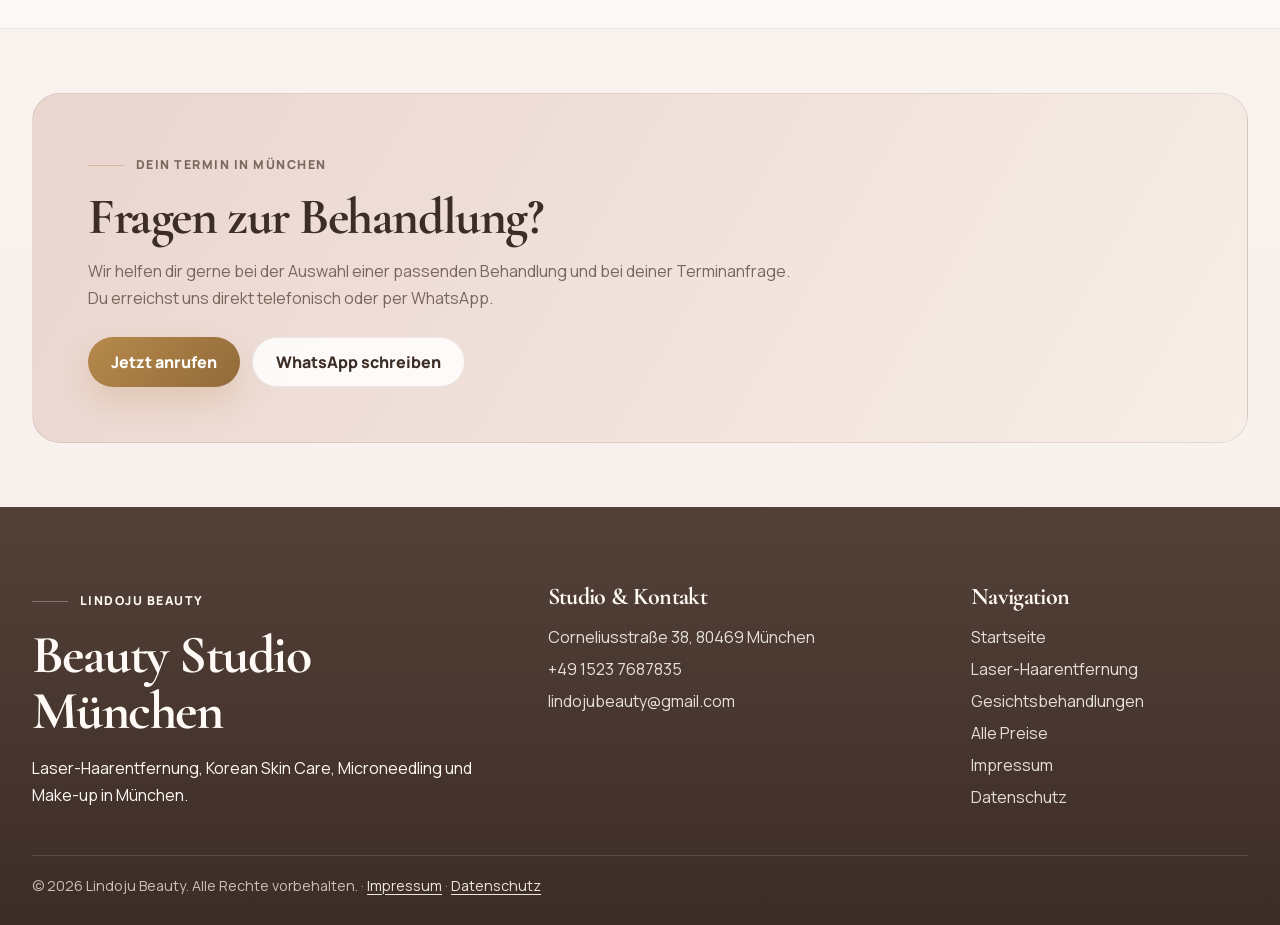
<file: gesichtsbehandlungen-muenchen.html>
<!DOCTYPE html>
<html lang="de">
<head>
  <meta charset="UTF-8">
  <meta name="viewport" content="width=device-width, initial-scale=1.0, viewport-fit=cover">
  <meta name="theme-color" content="#fff8f6">
  <script>
    // Bei einem echten Neuladen auf einer Behandlungs-Unterseite zur Startseite wechseln.
    // Normale Aufrufe über Google oder Links bleiben auf der jeweiligen Unterseite.
    (() => {
      const nav = performance.getEntriesByType?.('navigation')?.[0];
      const reloaded = nav ? nav.type === 'reload' : performance.navigation?.type === 1;
      if (reloaded) window.location.replace('https://lindojubeauty.de/');
    })();
  </script>
  <title>Gesichtsbehandlung München | Korean Skin Care &amp; Microneedling</title>
  <meta name="description" content="Gesichtsbehandlung in München bei Lindoju Beauty: Korean Skin Care, Microneedling, Preise und Studio-Infos. Jetzt Termin anfragen.">
  <meta name="robots" content="index, follow">
  <link rel="canonical" href="https://lindojubeauty.de/gesichtsbehandlungen-muenchen.html">
  <meta property="og:type" content="website">
  <meta property="og:site_name" content="Lindoju Beauty">
  <meta property="og:locale" content="de_DE">
  <meta property="og:title" content="Gesichtsbehandlung München | Korean Skin Care & Microneedling">
  <meta property="og:description" content="Gesichtsbehandlung in München bei Lindoju Beauty: Korean Skin Care, Microneedling, Preise und Studio-Infos. Jetzt Termin anfragen.">
  <meta property="og:url" content="https://lindojubeauty.de/gesichtsbehandlungen-muenchen.html">
  <meta name="twitter:card" content="summary">
  <link rel="preload" href="fonts/manrope-latin-400-700.woff2" as="font" type="font/woff2" crossorigin>
  <link rel="preload" href="fonts/cormorant-garamond-latin-700.woff2" as="font" type="font/woff2" crossorigin>
  <link rel="icon" type="image/png" href="favicon.png">
  <link rel="stylesheet" href="styles.css?v=23">
  <link rel="stylesheet" href="seo-pages.css?v=4">
  <script type="application/ld+json">
{
  "@context": "https://schema.org",
  "@type": "Service",
  "name": "Gesichtsbehandlungen in München",
  "serviceType": "Korean Skin Care und Microneedling",
  "description": "Gesichtsbehandlung in München bei Lindoju Beauty: Korean Skin Care, Microneedling, Preise und Studio-Infos. Jetzt Termin anfragen.",
  "url": "https://lindojubeauty.de/gesichtsbehandlungen-muenchen.html",
  "areaServed": {
    "@type": "City",
    "name": "München"
  },
  "provider": {
    "@type": "BeautySalon",
    "name": "Lindoju Beauty",
    "url": "https://lindojubeauty.de/",
    "telephone": "+49 1523 7687835",
    "address": {
      "@type": "PostalAddress",
      "streetAddress": "Corneliusstraße 38",
      "postalCode": "80469",
      "addressLocality": "München",
      "addressCountry": "DE"
    }
  }
}
  </script>
</head>
<body>
<div class="site-shell">
  <header class="site-header seo-header">
    <div class="container header-main">
      <a class="brand" href="index.html#top" aria-label="Lindoju Beauty – Startseite">
        <span class="brand-mark" aria-hidden="true"></span>
        <span class="brand-copy"><strong>Lindoju Beauty</strong><small>Beauty Studio München</small></span>
      </a>
      <nav class="seo-nav" aria-label="Hauptnavigation">
        <a href="index.html">Startseite</a>
        <a href="laser-haarentfernung-muenchen.html">Laser</a>
        <a href="gesichtsbehandlungen-muenchen.html" aria-current="page">Gesichtspflege</a>
        <a href="index.html?tab=facecare#preise">Alle Preise</a>
        <a class="seo-nav-contact" href="tel:+4915237687835">Termin anfragen</a>
      </nav>
    </div>
  </header>
  <main id="inhalt">
    <div class="container seo-breadcrumb" aria-label="Brotkrumennavigation"><a href="index.html">Startseite</a><span aria-hidden="true">/</span><span>Gesichtsbehandlungen in München</span></div>
    <section class="seo-page-hero">
      <div class="container seo-page-hero-grid">
        <div class="seo-page-hero-copy">
          <p class="eyebrow">Lindoju Beauty · München</p>
          <h1>Gesichtsbehandlungen in München</h1>
          <p class="seo-lead">Korean Skin Care, Microneedling und persönliche Hautpflege – entdecke die Gesichtsbehandlungen bei Lindoju Beauty in München.</p>
          <p class="seo-detail">Von pflegenden Wohlfühlbehandlungen bis zur gezielteren Beauty-Anwendung: Hier findest du unsere Angebote, Preise und Kontaktmöglichkeiten.</p>
          <div class="seo-hero-actions">
            <a class="button button-primary" href="#preise">Preise ansehen</a>
            <a class="button button-secondary" href="tel:+4915237687835">Termin anfragen</a>
          </div>
          <div class="seo-utility-line"><span>Corneliusstraße 38 · 80469 München</span><span>Frauen &amp; Männer willkommen</span></div>
        </div>
        <figure><img src="treatment-room.jpg" alt="Behandlungsraum für Gesichtsbehandlungen bei Lindoju Beauty München" width="709" height="860" loading="eager" fetchpriority="high" decoding="async"></figure>
      </div>
    </section>
    <section class="seo-section seo-section-soft">
  <div class="container">
    <p class="eyebrow">Gesichtsbehandlung in München</p>
    <h2>Korean Skin Care &amp; Microneedling</h2>
    <p class="seo-intro">Ob du dir eine pflegende Auszeit oder eine gezieltere Behandlung für dein Hautbild wünschst: Bei Lindoju Beauty findest du unterschiedliche Gesichtsbehandlungen in persönlicher Studio-Atmosphäre.</p>
    <div class="seo-feature-grid">
      <article class="seo-feature"><span class="seo-feature-label">PFLEGE</span><h3>Korean Skin Care</h3><p>Eine pflegende Gesichtsbehandlung mit Fokus auf Frische, Hautpflege und Wohlbefinden.</p></article>
      <article class="seo-feature"><span class="seo-feature-label">BEAUTY</span><h3>Microneedling</h3><p>Eine Behandlung zur Unterstützung eines gleichmäßigeren und gepflegteren Hautbildes. Ergebnisse können unterschiedlich ausfallen.</p></article>
      <article class="seo-feature"><span class="seo-feature-label">ENTSPANNUNG</span><h3>Persönlicher Termin</h3><p>Du kannst dich vorab über die angebotenen Varianten informieren und Fragen zur Behandlung stellen.</p></article>
    </div>
  </div>
</section>
<section class="seo-section">
  <div class="container seo-section-split">
    <div>
      <p class="eyebrow">Studio &amp; Betreuung</p>
      <h2>Deine Gesichtspflege in ruhiger Atmosphäre</h2>
      <p>Die Gesichtsbehandlungen finden im Beauty Studio von Lindoju Beauty in München statt. Die Auswahl richtet sich nach deinen persönlichen Vorstellungen und der jeweiligen Behandlung.</p>
      <p>Bei empfindlicher Haut, aktiven Hautproblemen oder Unsicherheit über die Eignung von Microneedling ist eine vorherige fachliche Abklärung sinnvoll. Termine und konkrete Abläufe besprichst du mit dem Studio.</p>
    </div>
    <img src="studio-lounge.jpg" alt="Ruhiger Studio- und Wartebereich von Lindoju Beauty in München" width="709" height="865" loading="lazy" decoding="async">
  </div>
</section>
<section class="seo-section seo-section-soft" id="preise">
  <div class="container">
    <p class="eyebrow">Preise · Gesichtsbehandlungen München</p>
    <h2>Preise im Überblick</h2>
    <p class="seo-intro">Drei Varianten stehen aktuell in der veröffentlichten Preisliste. Du kannst vor der Buchung fragen, welche Behandlung zu deinen Wünschen passt.</p>
    <div class="seo-price-grid">
      <div class="seo-price-card">
        <h3>Korean Skin Care</h3>
        <ul class="seo-price-list">
          <li><span>Korean Skin Care</span><strong>150 €</strong></li>
          <li><span>Korean Skin Care mit Massage &amp; Pflegesöckchen</span><strong>200 €</strong></li>
        </ul>
      </div>
      <div class="seo-price-card">
        <h3>Microneedling</h3>
        <ul class="seo-price-list"><li><span>Microneedling</span><strong>100 €</strong></li></ul>
      </div>
    </div>
    <p class="seo-price-note">Alle Preise gemäß veröffentlichter Website-Preisliste. Bitte den aktuellen Preis und die Behandlungseignung vor dem Termin bestätigen.</p>
    <a class="seo-page-prices-link" href="index.html?tab=facecare#preise">Zur vollständigen Preisübersicht</a>
  </div>
</section>
    <section class="seo-section">
  <div class="container">
    <p class="eyebrow">Gut zu wissen</p>
    <h2>Fragen zu unseren Gesichtsbehandlungen</h2>
    <div class="seo-faq">
      <details><summary style="display:block!important;list-style:none!important;list-style-type:none!important;-webkit-appearance:none;position:relative">Was ist der Unterschied zwischen Korean Skin Care und Microneedling?</summary><p>Korean Skin Care legt den Schwerpunkt auf eine pflegende Gesichtsbehandlung. Microneedling verfolgt einen anderen Behandlungsansatz zur Unterstützung des Hautbilds. Welche Variante geeignet ist, sollte individuell besprochen werden.</p></details>
      <details><summary style="display:block!important;list-style:none!important;list-style-type:none!important;-webkit-appearance:none;position:relative">Was kostet Korean Skin Care in München?</summary><p>Die reguläre Korean-Skin-Care-Behandlung ist auf unserer Website mit 150 € angegeben. Die Variante mit Massage und Pflegesöckchen kostet laut Preisliste 200 €.</p></details>
      <details><summary style="display:block!important;list-style:none!important;list-style-type:none!important;-webkit-appearance:none;position:relative">Was kostet Microneedling?</summary><p>Für Microneedling ist derzeit ein Preis von 100 € auf der Website angegeben. Bitte bestätige den aktuellen Preis bei deiner Terminanfrage.</p></details>
      <details><summary style="display:block!important;list-style:none!important;list-style-type:none!important;-webkit-appearance:none;position:relative">Wie kann ich einen Termin vereinbaren?</summary><p>Du kannst Lindoju Beauty telefonisch unter +49 1523 7687835 oder per WhatsApp kontaktieren. Das Studio befindet sich in der Corneliusstraße 38, 80469 München.</p></details>
    </div>
  </div>
</section>
    <section class="seo-section seo-section-soft">
      <div class="container">
        <p class="eyebrow">Weitere Angebote</p>
        <h2>Entdecke mehr bei Lindoju Beauty</h2>
        <div class="seo-crosslinks"><a href="laser-haarentfernung-muenchen.html">Laser-Haarentfernung mit Diodenlaser<small>Behandlungszonen, Preise und Informationen zur Haarentfernung.</small></a><a href="index.html?tab=facecare#preise">Weitere Leistungen &amp; Preise<small>Make-up, weitere Laserzonen und die vollständige Preisübersicht.</small></a></div>
      </div>
    </section>
    <section class="seo-section">
      <div class="container">
        <div class="seo-contact">
          <p class="eyebrow">Dein Termin in München</p>
          <h2>Fragen zur Behandlung?</h2>
          <p>Wir helfen dir gerne bei der Auswahl einer passenden Behandlung und bei deiner Terminanfrage. Du erreichst uns direkt telefonisch oder per WhatsApp.</p>
          <div class="seo-hero-actions">
            <a class="button button-primary" href="tel:+4915237687835">Jetzt anrufen</a>
            <a class="button button-secondary" href="https://wa.me/4915237687835?text=Hallo%20Lindoju%20Beauty%2C%20ich%20m%C3%B6chte%20einen%20Termin%20anfragen." target="_blank" rel="noopener noreferrer">WhatsApp schreiben</a>
          </div>
        </div>
      </div>
    </section>
  </main>
    <footer class="site-footer">
    <div class="container footer-grid">
      <div>
        <p class="eyebrow">Lindoju Beauty</p>
        <h3>Beauty Studio München</h3>
        <p>Laser-Haarentfernung, Korean Skin Care, Microneedling und Make-up in München.</p>
      </div>
      <div>
        <h4>Studio &amp; Kontakt</h4>
        <ul class="footer-list">
          <li><a href="https://www.google.com/maps/search/?api=1&amp;query=Corneliusstra%C3%9Fe%2038%2C%2080469%20M%C3%BCnchen" target="_blank" rel="noopener noreferrer">Corneliusstraße 38, 80469 München</a></li>
          <li><a href="tel:+4915237687835">+49 1523 7687835</a></li>
          <li><a href="mailto:lindojubeauty@gmail.com">lindojubeauty@gmail.com</a></li>
        </ul>
      </div>
      <div>
        <h4>Navigation</h4>
        <ul class="footer-list">
          <li><a href="index.html">Startseite</a></li>
          <li><a href="laser-haarentfernung-muenchen.html">Laser-Haarentfernung</a></li>
          <li><a href="gesichtsbehandlungen-muenchen.html">Gesichtsbehandlungen</a></li>
          <li><a href="index.html?tab=facecare#preise">Alle Preise</a></li>
          <li><a href="impressum.html">Impressum</a></li>
          <li><a href="datenschutz.html">Datenschutz</a></li>
        </ul>
      </div>
    </div>
    <div class="container footer-bottom">© <span id="year"></span> Lindoju Beauty. Alle Rechte vorbehalten. <span aria-hidden="true">·</span> <a href="impressum.html">Impressum</a> <span aria-hidden="true">·</span> <a href="datenschutz.html">Datenschutz</a></div>
  </footer>
</div>
<script>try{localStorage.removeItem("lindoju-privacy-choice-v1")}catch(_){}</script>
<script>document.getElementById("year").textContent = new Date().getFullYear();</script>
</body>
</html>
</file>
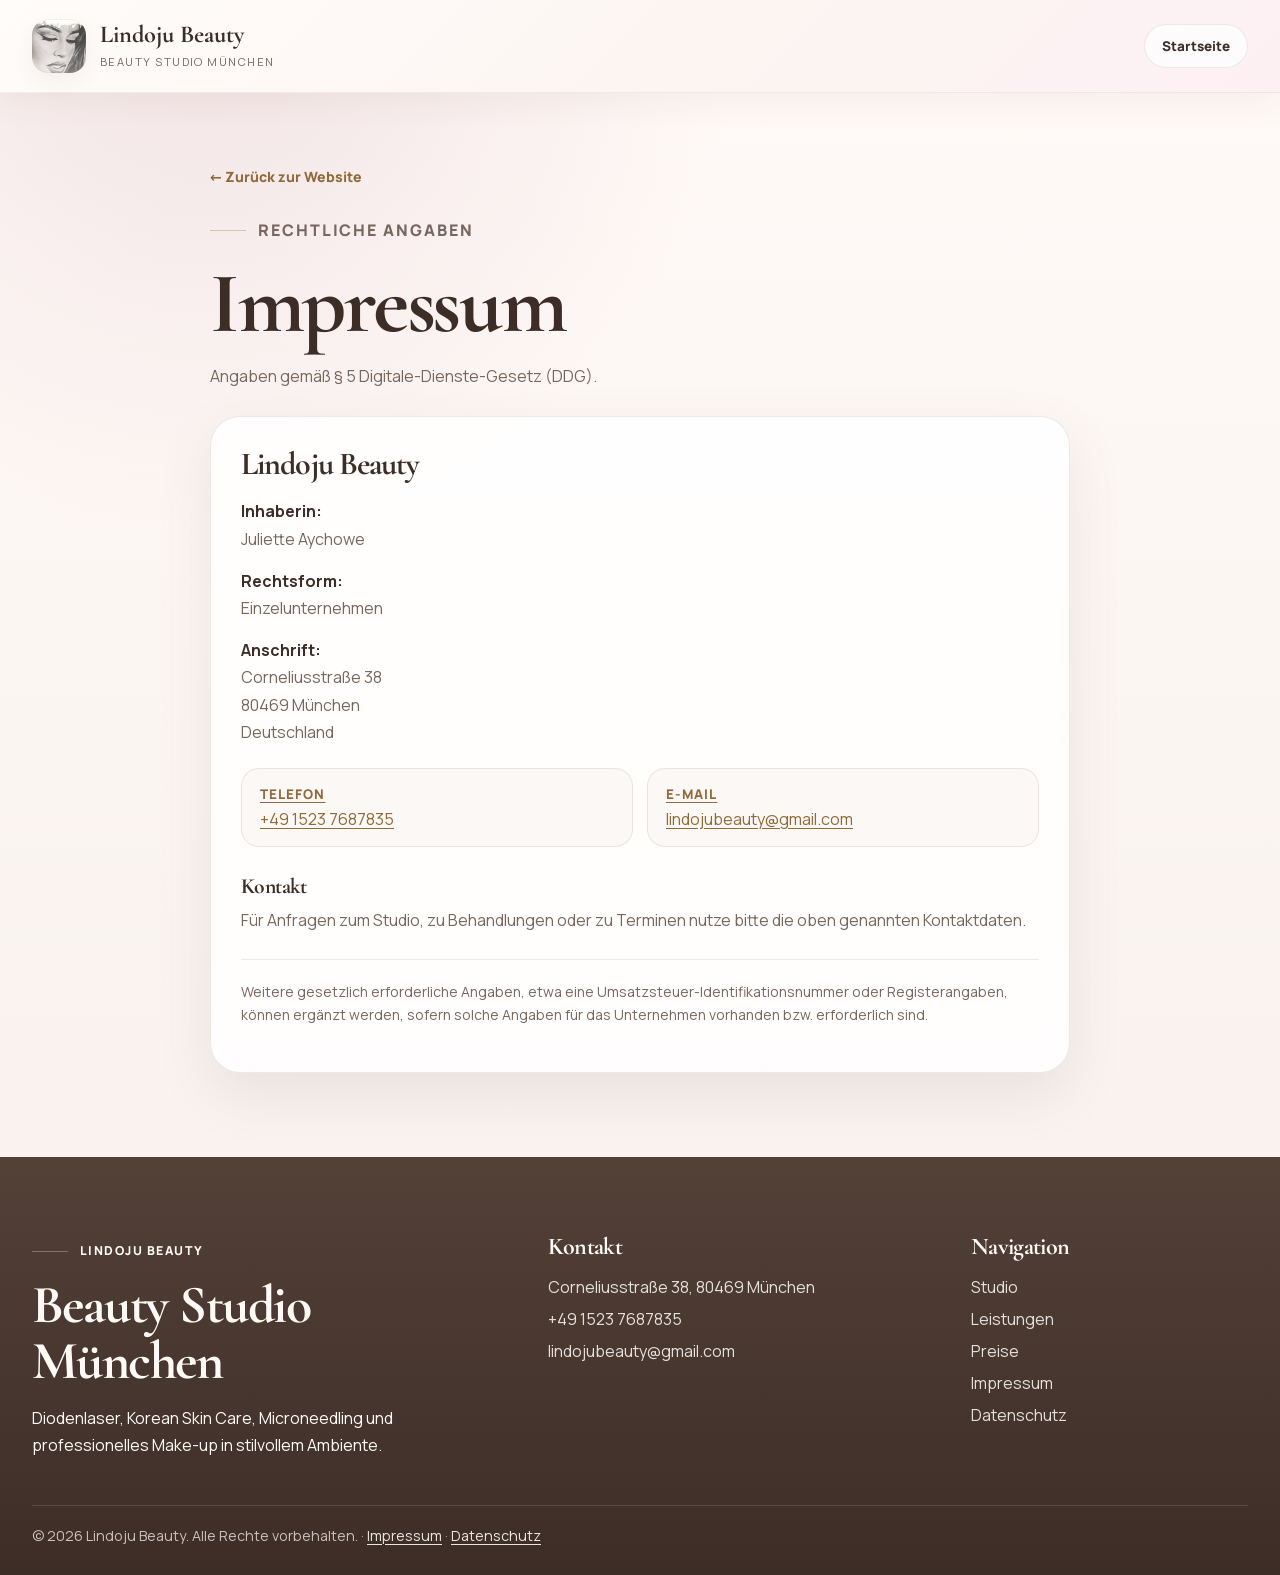
<file: impressum.html>
<!DOCTYPE html>
<html lang="de">
<head>
  <meta charset="UTF-8">
  <meta name="viewport" content="width=device-width, initial-scale=1.0, viewport-fit=cover">
  <meta name="theme-color" content="#fff8f6">
  <title>Impressum | Lindoju Beauty</title>
  <meta name="robots" content="index,follow">
  <link rel="canonical" href="https://lindojubeauty.de/impressum.html">
  <meta name="description" content="Impressum von Lindoju Beauty, Beauty Studio in München. Informationen zu Inhaberin und Kontakt.">
  <link rel="preload" href="fonts/manrope-latin-400-700.woff2" as="font" type="font/woff2" crossorigin>
  <link rel="preload" href="fonts/cormorant-garamond-latin-700.woff2" as="font" type="font/woff2" crossorigin>
  <link rel="icon" type="image/png" href="favicon.png">
  <link rel="stylesheet" href="styles.css?v=23">
</head>
<body>
  <div class="site-shell">
    <header class="site-header">
      <div class="container header-main">
        <a class="brand" href="index.html#top" aria-label="Zur Startseite von Lindoju Beauty">
          <span class="brand-mark" aria-hidden="true"></span>
          <span class="brand-copy">
            <strong>Lindoju Beauty</strong>
            <small>Beauty Studio München</small>
          </span>
        </a>
        <a class="legal-header-link" href="index.html">Startseite</a>
      </div>
    </header>

    <main class="legal-main">
      <div class="legal-wrap">
        <a class="legal-back" href="index.html">← Zurück zur Website</a>
        <div class="legal-intro">
          <p class="eyebrow">Rechtliche Angaben</p>
          <h1>Impressum</h1>
          <p>Angaben gemäß § 5 Digitale-Dienste-Gesetz (DDG).</p>
        </div>

        <section class="legal-card" aria-labelledby="impressum-angaben">
          <h2 id="impressum-angaben">Lindoju Beauty</h2>
          <p><strong>Inhaberin:</strong><br>Juliette Aychowe</p>
          <p><strong>Rechtsform:</strong><br>Einzelunternehmen</p>
          <p><strong>Anschrift:</strong><br>Corneliusstraße 38<br>80469 München<br>Deutschland</p>

          <div class="legal-contact">
            <a href="tel:+4915237687835">
              <small>Telefon</small>
              +49 1523 7687835
            </a>
            <a href="mailto:lindojubeauty@gmail.com">
              <small>E-Mail</small>
              lindojubeauty@gmail.com
            </a>
          </div>

          <h3>Kontakt</h3>
          <p>Für Anfragen zum Studio, zu Behandlungen oder zu Terminen nutze bitte die oben genannten Kontaktdaten.</p>

          <p class="legal-note">Weitere gesetzlich erforderliche Angaben, etwa eine Umsatzsteuer-Identifikationsnummer oder Registerangaben, können ergänzt werden, sofern solche Angaben für das Unternehmen vorhanden bzw. erforderlich sind.</p>
        </section>
      </div>
    </main>

    <footer class="site-footer">
      <div class="container footer-grid">
        <div>
          <p class="eyebrow">Lindoju Beauty</p>
          <h3>Beauty Studio München</h3>
          <p>Diodenlaser, Korean Skin Care, Microneedling und professionelles Make-up in stilvollem Ambiente.</p>
        </div>
        <div>
          <h4>Kontakt</h4>
          <ul class="footer-list">
            <li><a href="https://www.google.com/maps/search/?api=1&query=Corneliusstra%C3%9Fe%2038%2C%2080469%20M%C3%BCnchen" target="_blank" rel="noopener">Corneliusstraße 38, 80469 München</a></li>
            <li><a href="tel:+4915237687835">+49 1523 7687835</a></li>
            <li><a href="mailto:lindojubeauty@gmail.com">lindojubeauty@gmail.com</a></li>
          </ul>
        </div>
        <div>
          <h4>Navigation</h4>
          <ul class="footer-list">
            <li><a href="index.html#studio">Studio</a></li>
            <li><a href="index.html#leistungen">Leistungen</a></li>
            <li><a href="index.html#preise">Preise</a></li>
            <li><a href="impressum.html">Impressum</a></li>
            <li><a href="datenschutz.html">Datenschutz</a></li>
          </ul>
        </div>
      </div>
      <div class="container footer-bottom">© 2026 Lindoju Beauty. Alle Rechte vorbehalten. <span aria-hidden="true">·</span> <a href="impressum.html">Impressum</a> <span aria-hidden="true">·</span> <a href="datenschutz.html">Datenschutz</a></div>
    </footer>
  </div>
<script>try{localStorage.removeItem("lindoju-privacy-choice-v1")}catch(_){}</script>
</body>
</html>
</file>
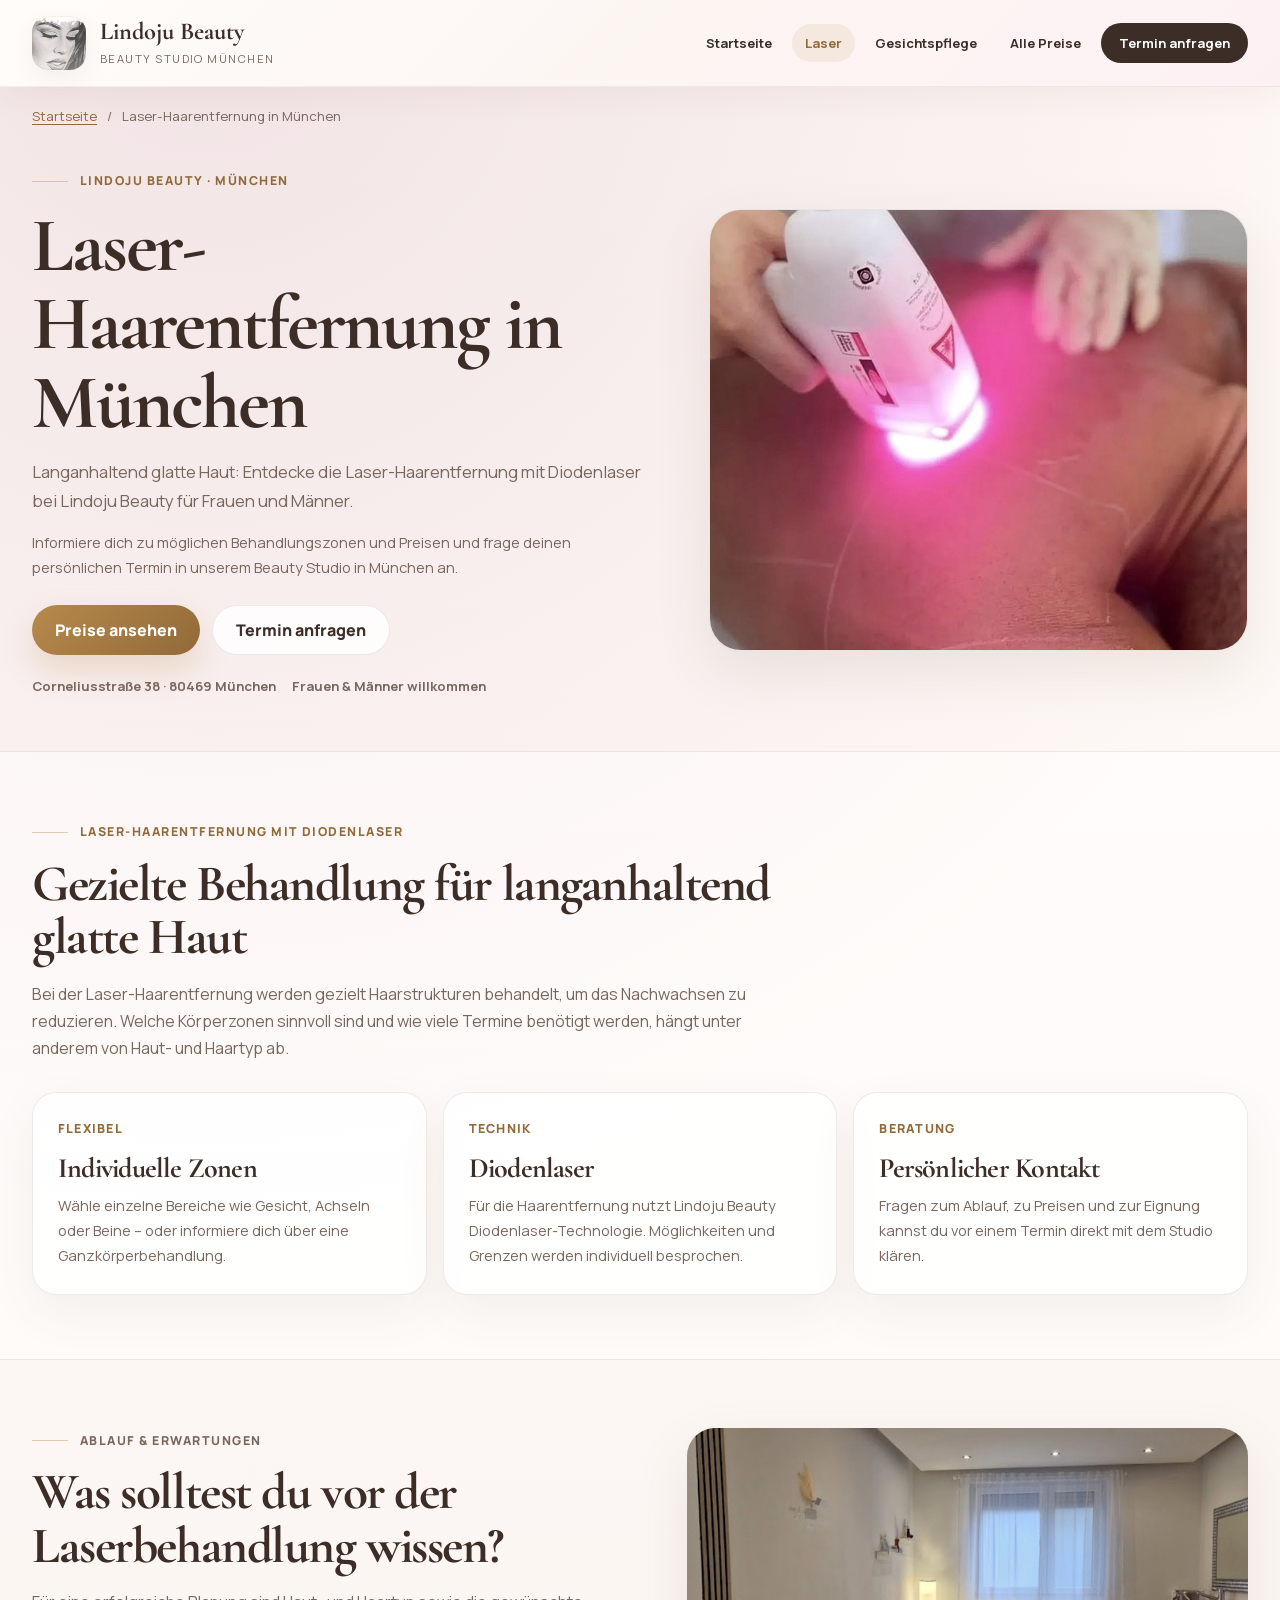
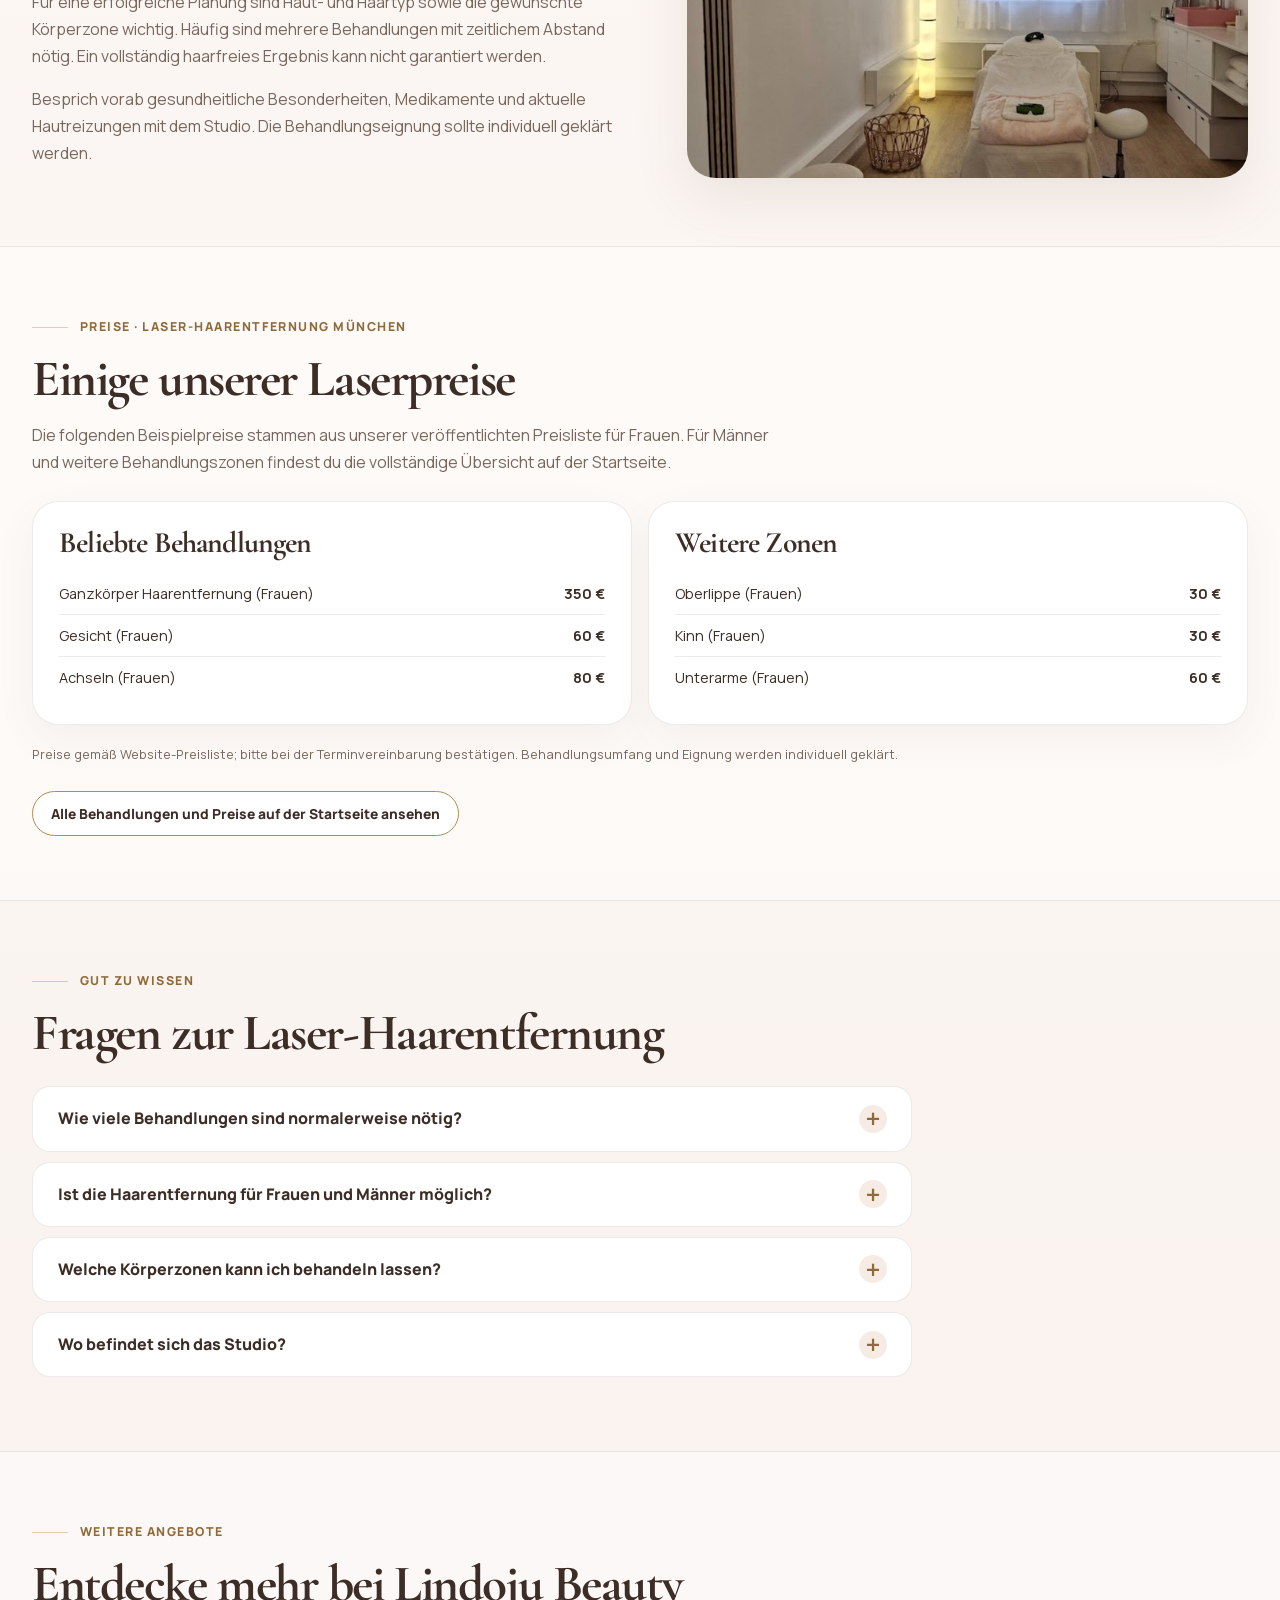
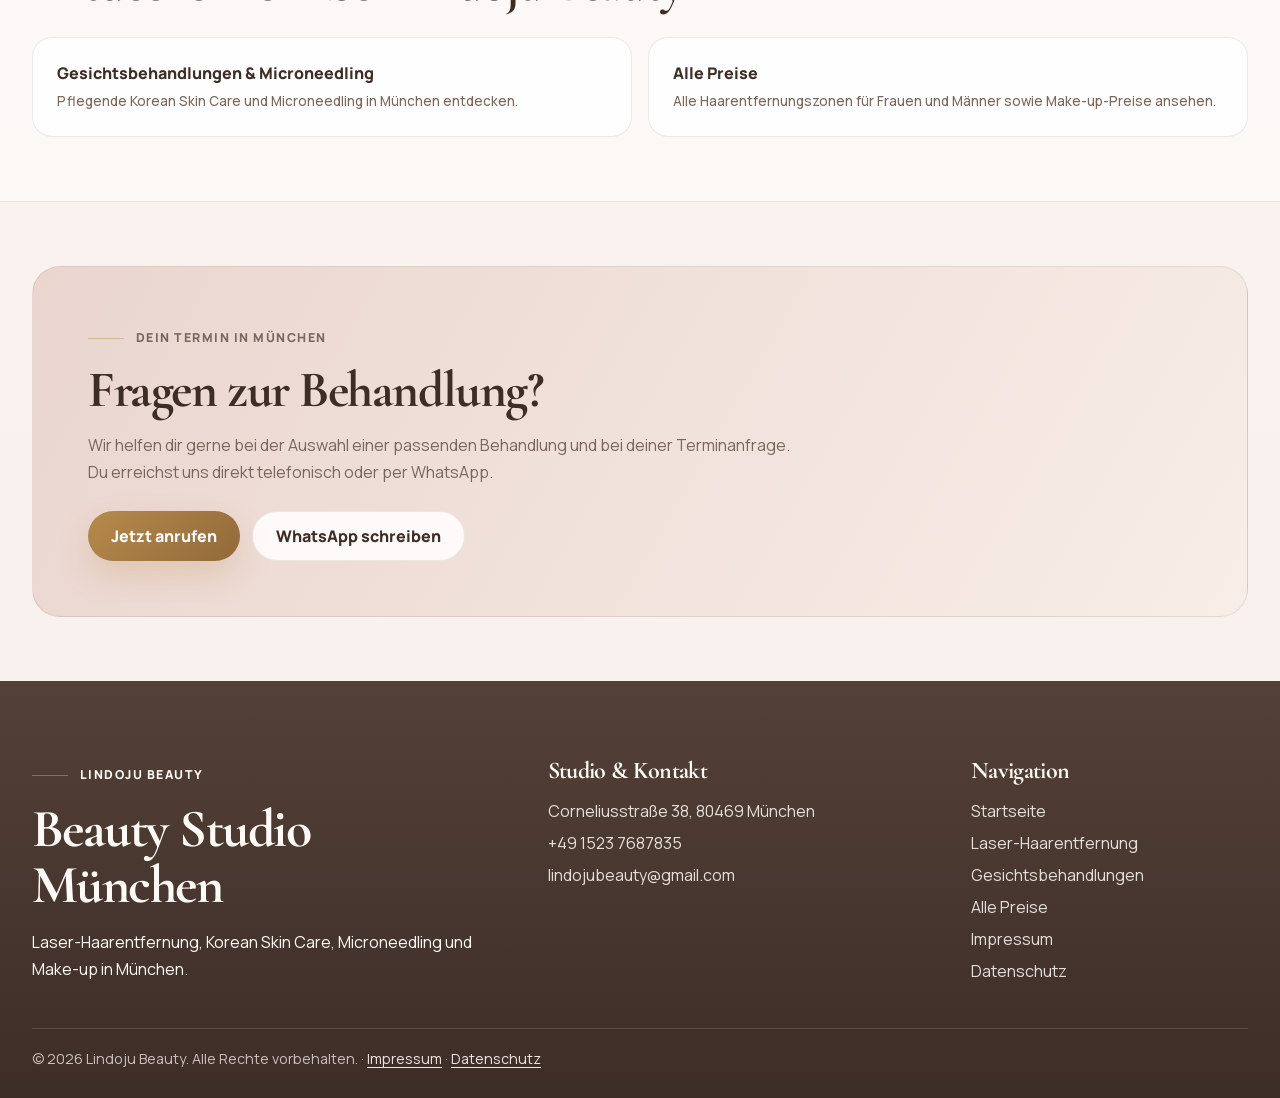
<file: laser-haarentfernung-muenchen.html>
<!DOCTYPE html>
<html lang="de">
<head>
  <meta charset="UTF-8">
  <meta name="viewport" content="width=device-width, initial-scale=1.0, viewport-fit=cover">
  <meta name="theme-color" content="#fff8f6">
  <script>
    // Bei einem echten Neuladen auf einer Behandlungs-Unterseite zur Startseite wechseln.
    // Normale Aufrufe über Google oder Links bleiben auf der jeweiligen Unterseite.
    (() => {
      const nav = performance.getEntriesByType?.('navigation')?.[0];
      const reloaded = nav ? nav.type === 'reload' : performance.navigation?.type === 1;
      if (reloaded) window.location.replace('https://lindojubeauty.de/');
    })();
  </script>
  <title>Laser-Haarentfernung München | Diodenlaser – Lindoju Beauty</title>
  <meta name="description" content="Laser-Haarentfernung mit Diodenlaser in München bei Lindoju Beauty. Zonen, Preise und Ablauf entdecken. Studio in der Corneliusstraße 38.">
  <meta name="robots" content="index, follow">
  <link rel="canonical" href="https://lindojubeauty.de/laser-haarentfernung-muenchen.html">
  <meta property="og:type" content="website">
  <meta property="og:site_name" content="Lindoju Beauty">
  <meta property="og:locale" content="de_DE">
  <meta property="og:title" content="Laser-Haarentfernung München | Diodenlaser – Lindoju Beauty">
  <meta property="og:description" content="Laser-Haarentfernung mit Diodenlaser in München bei Lindoju Beauty. Zonen, Preise und Ablauf entdecken. Studio in der Corneliusstraße 38.">
  <meta property="og:url" content="https://lindojubeauty.de/laser-haarentfernung-muenchen.html">
  <meta name="twitter:card" content="summary">
  <link rel="preload" href="fonts/manrope-latin-400-700.woff2" as="font" type="font/woff2" crossorigin>
  <link rel="preload" href="fonts/cormorant-garamond-latin-700.woff2" as="font" type="font/woff2" crossorigin>
  <link rel="icon" type="image/png" href="favicon.png">
  <link rel="stylesheet" href="styles.css?v=23">
  <link rel="stylesheet" href="seo-pages.css?v=4">
  <script type="application/ld+json">
{
  "@context": "https://schema.org",
  "@type": "Service",
  "name": "Laser-Haarentfernung in München",
  "serviceType": "Diodenlaser-Haarentfernung",
  "description": "Laser-Haarentfernung mit Diodenlaser in München bei Lindoju Beauty. Zonen, Preise und Ablauf entdecken. Studio in der Corneliusstraße 38.",
  "url": "https://lindojubeauty.de/laser-haarentfernung-muenchen.html",
  "areaServed": {
    "@type": "City",
    "name": "München"
  },
  "provider": {
    "@type": "BeautySalon",
    "name": "Lindoju Beauty",
    "url": "https://lindojubeauty.de/",
    "telephone": "+49 1523 7687835",
    "address": {
      "@type": "PostalAddress",
      "streetAddress": "Corneliusstraße 38",
      "postalCode": "80469",
      "addressLocality": "München",
      "addressCountry": "DE"
    }
  }
}
  </script>
</head>
<body>
<div class="site-shell">
  <header class="site-header seo-header">
    <div class="container header-main">
      <a class="brand" href="index.html#top" aria-label="Lindoju Beauty – Startseite">
        <span class="brand-mark" aria-hidden="true"></span>
        <span class="brand-copy"><strong>Lindoju Beauty</strong><small>Beauty Studio München</small></span>
      </a>
      <nav class="seo-nav" aria-label="Hauptnavigation">
        <a href="index.html">Startseite</a>
        <a href="laser-haarentfernung-muenchen.html" aria-current="page">Laser</a>
        <a href="gesichtsbehandlungen-muenchen.html">Gesichtspflege</a>
        <a href="index.html?tab=women#preise">Alle Preise</a>
        <a class="seo-nav-contact" href="tel:+4915237687835">Termin anfragen</a>
      </nav>
    </div>
  </header>
  <main id="inhalt">
    <div class="container seo-breadcrumb" aria-label="Brotkrumennavigation"><a href="index.html">Startseite</a><span aria-hidden="true">/</span><span>Laser-Haarentfernung in München</span></div>
    <section class="seo-page-hero">
      <div class="container seo-page-hero-grid">
        <div class="seo-page-hero-copy">
          <p class="eyebrow">Lindoju Beauty · München</p>
          <h1>Laser-Haarentfernung in München</h1>
          <p class="seo-lead">Langanhaltend glatte Haut: Entdecke die Laser-Haarentfernung mit Diodenlaser bei Lindoju Beauty für Frauen und Männer.</p>
          <p class="seo-detail">Informiere dich zu möglichen Behandlungszonen und Preisen und frage deinen persönlichen Termin in unserem Beauty Studio in München an.</p>
          <div class="seo-hero-actions">
            <a class="button button-primary" href="#preise">Preise ansehen</a>
            <a class="button button-secondary" href="tel:+4915237687835">Termin anfragen</a>
          </div>
          <div class="seo-utility-line"><span>Corneliusstraße 38 · 80469 München</span><span>Frauen &amp; Männer willkommen</span></div>
        </div>
        <figure><img src="diode-laser-clean.jpg" alt="Diodenlaser zur Haarentfernung im Beauty Studio Lindoju Beauty München" width="900" height="1200" loading="eager" fetchpriority="high" decoding="async"></figure>
      </div>
    </section>
    <section class="seo-section seo-section-soft">
  <div class="container">
    <p class="eyebrow">Laser-Haarentfernung mit Diodenlaser</p>
    <h2>Gezielte Behandlung für langanhaltend glatte Haut</h2>
    <p class="seo-intro">Bei der Laser-Haarentfernung werden gezielt Haarstrukturen behandelt, um das Nachwachsen zu reduzieren. Welche Körperzonen sinnvoll sind und wie viele Termine benötigt werden, hängt unter anderem von Haut- und Haartyp ab.</p>
    <div class="seo-feature-grid">
      <article class="seo-feature"><span class="seo-feature-label">FLEXIBEL</span><h3>Individuelle Zonen</h3><p>Wähle einzelne Bereiche wie Gesicht, Achseln oder Beine – oder informiere dich über eine Ganzkörperbehandlung.</p></article>
      <article class="seo-feature"><span class="seo-feature-label">TECHNIK</span><h3>Diodenlaser</h3><p>Für die Haarentfernung nutzt Lindoju Beauty Diodenlaser-Technologie. Möglichkeiten und Grenzen werden individuell besprochen.</p></article>
      <article class="seo-feature"><span class="seo-feature-label">BERATUNG</span><h3>Persönlicher Kontakt</h3><p>Fragen zum Ablauf, zu Preisen und zur Eignung kannst du vor einem Termin direkt mit dem Studio klären.</p></article>
    </div>
  </div>
</section>
<section class="seo-section">
  <div class="container seo-section-split">
    <div>
      <p class="eyebrow">Ablauf &amp; Erwartungen</p>
      <h2>Was solltest du vor der Laserbehandlung wissen?</h2>
      <p>Für eine erfolgreiche Planung sind Haut- und Haartyp sowie die gewünschte Körperzone wichtig. Häufig sind mehrere Behandlungen mit zeitlichem Abstand nötig. Ein vollständig haarfreies Ergebnis kann nicht garantiert werden.</p>
      <p>Besprich vorab gesundheitliche Besonderheiten, Medikamente und aktuelle Hautreizungen mit dem Studio. Die Behandlungseignung sollte individuell geklärt werden.</p>
    </div>
    <img src="treatment-room.jpg" alt="Behandlungsraum von Lindoju Beauty in München" width="709" height="860" loading="lazy" decoding="async">
  </div>
</section>
<section class="seo-section seo-section-soft" id="preise">
  <div class="container">
    <p class="eyebrow">Preise · Laser-Haarentfernung München</p>
    <h2>Einige unserer Laserpreise</h2>
    <p class="seo-intro">Die folgenden Beispielpreise stammen aus unserer veröffentlichten Preisliste für Frauen. Für Männer und weitere Behandlungszonen findest du die vollständige Übersicht auf der Startseite.</p>
    <div class="seo-price-grid">
      <div class="seo-price-card">
        <h3>Beliebte Behandlungen</h3>
        <ul class="seo-price-list">
          <li><span>Ganzkörper Haarentfernung (Frauen)</span><strong>350 €</strong></li>
          <li><span>Gesicht (Frauen)</span><strong>60 €</strong></li>
          <li><span>Achseln (Frauen)</span><strong>80 €</strong></li>
        </ul>
      </div>
      <div class="seo-price-card">
        <h3>Weitere Zonen</h3>
        <ul class="seo-price-list">
          <li><span>Oberlippe (Frauen)</span><strong>30 €</strong></li>
          <li><span>Kinn (Frauen)</span><strong>30 €</strong></li>
          <li><span>Unterarme (Frauen)</span><strong>60 €</strong></li>
        </ul>
      </div>
    </div>
    <p class="seo-price-note">Preise gemäß Website-Preisliste; bitte bei der Terminvereinbarung bestätigen. Behandlungsumfang und Eignung werden individuell geklärt.</p>
    <a class="seo-page-prices-link" href="index.html?tab=women#preise">Alle Behandlungen und Preise auf der Startseite ansehen</a>
  </div>
</section>
    <section class="seo-section">
  <div class="container">
    <p class="eyebrow">Gut zu wissen</p>
    <h2>Fragen zur Laser-Haarentfernung</h2>
    <div class="seo-faq">
      <details><summary style="display:block!important;list-style:none!important;list-style-type:none!important;-webkit-appearance:none;position:relative">Wie viele Behandlungen sind normalerweise nötig?</summary><p>Häufig sind mehrere Termine erforderlich. Die Anzahl hängt von Haarwachstum, Körperzone und individuellen Faktoren ab. Das Studio kann dir dazu nähere Informationen geben.</p></details>
      <details><summary style="display:block!important;list-style:none!important;list-style-type:none!important;-webkit-appearance:none;position:relative">Ist die Haarentfernung für Frauen und Männer möglich?</summary><p>Ja, Lindoju Beauty bietet Laser-Haarentfernung für Frauen und Männer an. Die verfügbaren Zonen und Preise unterscheiden sich teilweise.</p></details>
      <details><summary style="display:block!important;list-style:none!important;list-style-type:none!important;-webkit-appearance:none;position:relative">Welche Körperzonen kann ich behandeln lassen?</summary><p>Die Preisliste enthält beispielsweise Gesicht, Oberlippe, Achseln, Arme und Beine. Weitere Zonen und Preise findest du auf der Startseite.</p></details>
      <details><summary style="display:block!important;list-style:none!important;list-style-type:none!important;-webkit-appearance:none;position:relative">Wo befindet sich das Studio?</summary><p>Du findest Lindoju Beauty in der Corneliusstraße 38, 80469 München. Für Terminanfragen nutze bitte Telefon oder WhatsApp.</p></details>
    </div>
  </div>
</section>
    <section class="seo-section seo-section-soft">
      <div class="container">
        <p class="eyebrow">Weitere Angebote</p>
        <h2>Entdecke mehr bei Lindoju Beauty</h2>
        <div class="seo-crosslinks"><a href="gesichtsbehandlungen-muenchen.html">Gesichtsbehandlungen &amp; Microneedling<small>Pflegende Korean Skin Care und Microneedling in München entdecken.</small></a><a href="index.html?tab=women#preise">Alle Preise<small>Alle Haarentfernungszonen für Frauen und Männer sowie Make-up-Preise ansehen.</small></a></div>
      </div>
    </section>
    <section class="seo-section">
      <div class="container">
        <div class="seo-contact">
          <p class="eyebrow">Dein Termin in München</p>
          <h2>Fragen zur Behandlung?</h2>
          <p>Wir helfen dir gerne bei der Auswahl einer passenden Behandlung und bei deiner Terminanfrage. Du erreichst uns direkt telefonisch oder per WhatsApp.</p>
          <div class="seo-hero-actions">
            <a class="button button-primary" href="tel:+4915237687835">Jetzt anrufen</a>
            <a class="button button-secondary" href="https://wa.me/4915237687835?text=Hallo%20Lindoju%20Beauty%2C%20ich%20m%C3%B6chte%20einen%20Termin%20anfragen." target="_blank" rel="noopener noreferrer">WhatsApp schreiben</a>
          </div>
        </div>
      </div>
    </section>
  </main>
    <footer class="site-footer">
    <div class="container footer-grid">
      <div>
        <p class="eyebrow">Lindoju Beauty</p>
        <h3>Beauty Studio München</h3>
        <p>Laser-Haarentfernung, Korean Skin Care, Microneedling und Make-up in München.</p>
      </div>
      <div>
        <h4>Studio &amp; Kontakt</h4>
        <ul class="footer-list">
          <li><a href="https://www.google.com/maps/search/?api=1&amp;query=Corneliusstra%C3%9Fe%2038%2C%2080469%20M%C3%BCnchen" target="_blank" rel="noopener noreferrer">Corneliusstraße 38, 80469 München</a></li>
          <li><a href="tel:+4915237687835">+49 1523 7687835</a></li>
          <li><a href="mailto:lindojubeauty@gmail.com">lindojubeauty@gmail.com</a></li>
        </ul>
      </div>
      <div>
        <h4>Navigation</h4>
        <ul class="footer-list">
          <li><a href="index.html">Startseite</a></li>
          <li><a href="laser-haarentfernung-muenchen.html">Laser-Haarentfernung</a></li>
          <li><a href="gesichtsbehandlungen-muenchen.html">Gesichtsbehandlungen</a></li>
          <li><a href="index.html?tab=women#preise">Alle Preise</a></li>
          <li><a href="impressum.html">Impressum</a></li>
          <li><a href="datenschutz.html">Datenschutz</a></li>
        </ul>
      </div>
    </div>
    <div class="container footer-bottom">© <span id="year"></span> Lindoju Beauty. Alle Rechte vorbehalten. <span aria-hidden="true">·</span> <a href="impressum.html">Impressum</a> <span aria-hidden="true">·</span> <a href="datenschutz.html">Datenschutz</a></div>
  </footer>
</div>
<script>try{localStorage.removeItem("lindoju-privacy-choice-v1")}catch(_){}</script>
<script>document.getElementById("year").textContent = new Date().getFullYear();</script>
</body>
</html>
</file>
<file: styles.css>
/* Locally hosted, OFL-licensed original fonts: no third-party font request. */
@font-face{font-family:"Manrope";font-style:normal;font-weight:400 700;font-display:swap;src:url("fonts/manrope-latin-400-700.woff2") format("woff2")}
@font-face{font-family:"Manrope";font-style:normal;font-weight:800;font-display:swap;src:url("fonts/manrope-latin-800.woff2") format("woff2")}
@font-face{font-family:"Cormorant Garamond";font-style:normal;font-weight:500;font-display:swap;src:url("fonts/cormorant-garamond-latin-500.woff2") format("woff2")}
@font-face{font-family:"Cormorant Garamond";font-style:normal;font-weight:600;font-display:swap;src:url("fonts/cormorant-garamond-latin-600.woff2") format("woff2")}
@font-face{font-family:"Cormorant Garamond";font-style:normal;font-weight:700;font-display:swap;src:url("fonts/cormorant-garamond-latin-700.woff2") format("woff2")}
:root {
  --bg:#f7f0ed;
  --bg-soft:#fcf8f5;
  --surface:rgba(255,255,255,.82);
  --line:rgba(78,56,46,.10);
  --text:#3d2d27;
  --muted:#78675d;
  --gold:#b78a4c;
  --gold-deep:#916a39;
  --rose:#eedde0;
  --shadow:0 22px 56px rgba(104,78,58,.11);
  --container:min(1160px,calc(100% - 32px));
}
*{box-sizing:border-box}
html{scroll-behavior:smooth}
body{margin:0;overflow-x:hidden;font-family:"Manrope",system-ui,-apple-system,BlinkMacSystemFont,"Segoe UI",sans-serif;color:var(--text);background:radial-gradient(circle at 16% 0%,rgba(238,221,224,.78),transparent 28%),linear-gradient(180deg,#fffaf7 0%,var(--bg) 100%)}
body.modal-open{overflow:hidden}
a{color:inherit;text-decoration:none}
button{font:inherit}
img{display:block;max-width:100%}
p{margin:0 0 15px;line-height:1.7}
h1,h2,h3,h4{margin:0 0 16px;font-family:"Cormorant Garamond",Georgia,serif;font-weight:700;line-height:1.04;letter-spacing:-.028em}
.site-shell{overflow:clip}.container{width:var(--container);margin:0 auto}.section{padding:68px 0;scroll-margin-top:150px}.eyebrow{display:inline-flex;align-items:center;gap:12px;margin:0 0 15px;color:var(--gold-deep);font-size:.77rem;font-weight:800;letter-spacing:.12em;text-transform:uppercase}.eyebrow:before{content:"";width:36px;height:1px;background:rgba(183,138,76,.42)}

.site-header{position:sticky;top:0;z-index:50;background:rgba(252,248,245,.94);backdrop-filter:blur(18px);border-bottom:1px solid rgba(78,56,46,.06)}
.header-main{min-height:82px;display:flex;align-items:center;justify-content:space-between;gap:20px}
.brand{display:inline-flex;align-items:center;gap:12px;min-width:0}.brand-mark{flex:0 0 46px;width:46px;height:46px;border-radius:14px;background:linear-gradient(145deg,rgba(255,255,255,.28),rgba(238,221,224,.1)),url("logo-art-clean.jpg") center/cover no-repeat;box-shadow:inset 0 0 0 1px rgba(183,138,76,.12),0 8px 22px rgba(104,78,58,.07)}.brand-copy{min-width:0;display:flex;flex-direction:column}.brand-copy strong{font-family:"Cormorant Garamond",Georgia,serif;font-size:1.34rem;line-height:1}.brand-copy small{margin-top:5px;color:var(--muted);font-size:.7rem;letter-spacing:.11em;text-transform:uppercase;white-space:nowrap}
.site-nav{display:flex;align-items:center;gap:21px}.site-nav a{color:var(--muted);font-size:.91rem;font-weight:700}.site-nav a:hover,.site-nav a:focus-visible{color:var(--text)}.nav-cta{padding:12px 17px;border-radius:999px;color:#fff!important;background:linear-gradient(135deg,var(--gold),var(--gold-deep));box-shadow:0 13px 28px rgba(183,138,76,.22)}
.menu-toggle{display:none;border:0;background:transparent;padding:6px}.menu-toggle span{display:block;width:29px;height:2px;margin:6px 0;border-radius:999px;background:var(--text)}
.header-contact-strip{border-top:1px solid rgba(78,56,46,.06);background:rgba(255,255,255,.48)}.header-contact-grid{display:grid;grid-template-columns:1.35fr .65fr}.header-contact{display:flex;align-items:center;gap:11px;min-height:72px;padding:12px 16px;transition:background .2s ease}.header-contact+.header-contact{border-left:1px solid var(--line)}.header-contact:hover,.header-contact:focus-visible{background:rgba(255,255,255,.85)}.header-contact-icon{display:grid;place-items:center;width:32px;height:32px;flex:0 0 32px;border-radius:10px;color:var(--gold-deep);background:linear-gradient(145deg,#f5e3e5,#fff);font-size:.9rem}.header-contact-icon.phone{font-size:1rem}.header-contact>span:last-child{min-width:0;display:flex;flex-direction:column}.header-contact strong{font-size:.88rem}.header-contact small{margin-top:2px;color:var(--muted);font-size:.79rem;line-height:1.35}

.hero{padding:48px 0 34px}.hero-inner{max-width:900px}.hero-copy h1{font-size:clamp(3.1rem,7vw,5.6rem);max-width:11ch}.hero-text{max-width:700px;color:var(--muted);font-size:1.03rem}.hero-actions{display:flex;flex-wrap:wrap;gap:12px;margin:24px 0 28px}.button{display:inline-flex;align-items:center;justify-content:center;min-height:54px;padding:0 23px;border-radius:999px;font-weight:800;transition:transform .2s ease,box-shadow .2s ease}.button:hover,.button:focus-visible{transform:translateY(-2px)}.button-primary{color:#fff;background:linear-gradient(135deg,var(--gold),var(--gold-deep));box-shadow:0 15px 32px rgba(183,138,76,.24)}.button-secondary{background:rgba(255,255,255,.84);border:1px solid var(--line)}
.trust-grid{display:grid;grid-template-columns:repeat(3,minmax(0,1fr));gap:12px;max-width:760px}.trust-card{min-height:126px;text-align:left;padding:17px;border:1px solid var(--line);border-radius:22px;background:rgba(255,255,255,.78);box-shadow:var(--shadow);cursor:pointer;transition:transform .2s ease,border-color .2s ease}.trust-card:hover,.trust-card:focus-visible{transform:translateY(-2px);border-color:rgba(183,138,76,.28)}.trust-button{width:100%;color:inherit}.trust-card strong{display:block;font-size:1.22rem;margin-bottom:5px}.trust-card span{display:block;color:var(--muted);font-size:.86rem}.trust-card small{display:block;margin-top:8px;color:var(--gold-deep);font-size:.74rem;font-weight:800}
.quick-contact-grid{display:grid;grid-template-columns:1.35fr .65fr;gap:12px;max-width:900px;margin-top:14px}.quick-contact-card{display:flex;align-items:center;gap:15px;min-height:106px;padding:18px 20px;border-radius:24px;border:1px solid var(--line);background:rgba(255,255,255,.82);box-shadow:var(--shadow);transition:transform .2s ease,border-color .2s ease}.quick-contact-card:hover,.quick-contact-card:focus-visible{transform:translateY(-2px);border-color:rgba(183,138,76,.28)}.quick-icon{display:grid;place-items:center;width:42px;height:42px;flex:0 0 42px;border-radius:13px;background:linear-gradient(145deg,#f4e2e4,#fff);color:var(--gold-deep);font-size:1.05rem}.quick-copy{display:flex;flex-direction:column;min-width:0}.quick-copy small{color:var(--gold-deep);font-size:.75rem;font-weight:800;letter-spacing:.08em;text-transform:uppercase}.quick-copy strong{margin-top:3px;font-size:.96rem;line-height:1.4}.quick-copy em{margin-top:5px;color:var(--gold-deep);font-size:.76rem;font-style:normal;font-weight:800}

.section-head{max-width:760px;margin-bottom:24px}.section-head h2,.studio-copy h2,.founder-copy h2,.treatment-copy h2,.cta-card h2,.site-footer h3{font-size:clamp(2.3rem,4.7vw,3.9rem)}.section-head p:last-child,.studio-copy p,.founder-copy p,.treatment-copy p,.cta-card p{color:var(--muted)}
.studio-section{padding-top:42px}.studio-grid,.founder-grid,.treatment-grid{display:grid;grid-template-columns:minmax(0,1.05fr) minmax(0,.95fr);gap:34px;align-items:center}.studio-gallery,.treatment-gallery{display:grid;grid-template-columns:1fr 1fr;gap:13px}.studio-gallery figure,.treatment-gallery figure,.founder-card{margin:0;overflow:hidden;border-radius:27px;background:#fff;box-shadow:var(--shadow)}.studio-gallery figure,.treatment-gallery figure,.founder-card{aspect-ratio:3/4}.studio-gallery img,.treatment-gallery img,.founder-card img{display:block;width:100%;height:100%;object-fit:cover;object-position:center}.mini-points{display:flex;flex-wrap:wrap;gap:9px;margin-top:20px}.mini-points span{padding:9px 12px;border-radius:999px;background:rgba(255,255,255,.76);border:1px solid var(--line);color:var(--muted);font-size:.79rem;font-weight:700}

.services{padding-top:62px}.service-grid{display:grid;grid-template-columns:repeat(2,minmax(0,1fr));gap:16px}.service-card{position:relative;padding:26px;border-radius:26px;border:1px solid var(--line);background:rgba(255,255,255,.8);box-shadow:var(--shadow);cursor:pointer;outline:none;transition:transform .22s ease,box-shadow .22s ease,border-color .22s ease}.service-card:hover,.service-card:focus-visible{transform:translateY(-3px);border-color:rgba(183,138,76,.3);box-shadow:0 28px 66px rgba(104,78,58,.15)}.service-card h3{font-size:2.15rem}.service-card p,.service-card li{color:var(--muted)}.service-card ul{margin:16px 0 0;padding-left:19px}.service-card li+li{margin-top:7px}.service-link{display:inline-block;margin-top:18px;color:var(--gold-deep);font-size:.8rem;font-weight:800}

.treatment-section{padding-top:58px;padding-bottom:58px}.treatment-grid{grid-template-columns:minmax(0,.88fr) minmax(0,1.12fr)}.text-link{padding:0;border:0;background:none;color:var(--gold-deep);font-weight:800;cursor:pointer}.founder-section{padding-top:58px;padding-bottom:58px}.founder-grid{grid-template-columns:minmax(0,.78fr) minmax(0,1.22fr)}.founder-card{max-width:500px;aspect-ratio:3/4}.founder-note{margin-top:18px;padding:16px 18px;border-radius:18px;background:rgba(255,255,255,.74);border:1px solid var(--line);box-shadow:var(--shadow)}.founder-note strong{display:block;margin-bottom:3px}.founder-note span{color:var(--muted)}

.price-section{padding-top:62px;scroll-margin-top:150px}.price-tabs{display:flex;flex-wrap:wrap;gap:10px;margin-bottom:17px}.tab-button{min-height:46px;padding:0 17px;border:1px solid var(--line);border-radius:999px;background:rgba(255,255,255,.7);color:var(--text);font-weight:800;cursor:pointer}.tab-button.active{color:#fff;background:linear-gradient(135deg,var(--gold),var(--gold-deep));border-color:transparent;box-shadow:0 11px 24px rgba(183,138,76,.19)}.price-panels{padding:25px;border-radius:29px;background:rgba(255,255,255,.82);border:1px solid var(--line);box-shadow:var(--shadow)}.price-panel{display:none}.price-panel.active{display:block}.price-highlight{display:flex;align-items:center;justify-content:space-between;gap:16px;margin-bottom:18px;padding:15px 18px;border-radius:18px;background:linear-gradient(135deg,#f3e2e3,#fff8f1)}.price-highlight span{color:var(--muted)}.price-highlight strong{font-size:1.35rem}.price-columns{display:grid;grid-template-columns:1fr 1fr;gap:24px}.price-columns.single-column{grid-template-columns:1fr}.price-list{list-style:none;padding:0;margin:0}.price-list li{display:flex;justify-content:space-between;gap:18px;padding:13px 0;border-bottom:1px solid rgba(78,56,46,.08)}.price-list span{color:var(--muted)}.price-list small{display:block;margin-top:3px;font-size:.8rem}.price-list strong{white-space:nowrap}

.cta-section{padding-top:58px}.cta-card{display:flex;align-items:center;justify-content:space-between;gap:26px;padding:31px;border-radius:30px;background:linear-gradient(135deg,rgba(255,255,255,.93),rgba(238,221,224,.72));border:1px solid var(--line);box-shadow:var(--shadow)}.cta-actions{display:flex;flex-wrap:wrap;gap:11px}.site-footer{padding:68px 0 26px;color:#fffaf6;background:linear-gradient(180deg,#534138,#3d2d27)}.site-footer .eyebrow,.site-footer a,.site-footer p,.site-footer h3,.site-footer h4{color:#fffaf6}.site-footer .eyebrow:before{background:rgba(255,255,255,.28)}.footer-grid{display:grid;grid-template-columns:1.1fr 1fr .8fr;gap:26px}.footer-grid h4{font-size:1.5rem}.footer-list{list-style:none;padding:0;margin:0}.footer-list li+li{margin-top:10px}.footer-list a{opacity:.86}.footer-list a:hover{opacity:1}.footer-bottom{margin-top:26px;padding-top:20px;border-top:1px solid rgba(255,255,255,.13);color:rgba(255,250,246,.72);font-size:.89rem}


.footer-instagram-item{margin-top:14px!important}.footer-instagram-link{display:inline-flex!important;align-items:center;gap:11px;min-height:58px;padding:10px 14px;border-radius:16px;background:rgba(255,255,255,.10);border:1px solid rgba(255,255,255,.14);opacity:1!important;transition:transform .2s ease,background .2s ease}.footer-instagram-link:hover,.footer-instagram-link:focus-visible{transform:translateY(-2px);background:rgba(255,255,255,.15)}.instagram-icon{display:grid;place-items:center;width:34px;height:34px;flex:0 0 34px;border-radius:11px;background:rgba(255,255,255,.12);font-size:1.3rem}.footer-instagram-link span:last-child{display:flex;flex-direction:column;gap:2px}.footer-instagram-link strong{font-size:.92rem}.footer-instagram-link small{font-size:.72rem;color:rgba(255,250,246,.78)}

.modal{position:fixed;inset:0;z-index:100;display:none;place-items:center;padding:20px}.modal.open{display:grid}.modal-backdrop{position:absolute;inset:0;background:rgba(34,24,21,.46);backdrop-filter:blur(5px)}.modal-card{position:relative;z-index:1;width:min(560px,100%);padding:30px;border-radius:28px;background:#fffaf7;box-shadow:0 32px 90px rgba(40,28,23,.28)}.modal-card h2{font-size:2.4rem}.modal-card p{color:var(--muted)}.modal-note{font-size:.86rem}.modal-close{position:absolute;top:14px;right:16px;width:40px;height:40px;border:0;border-radius:999px;background:#f3e8e4;color:var(--text);font-size:1.5rem;cursor:pointer}
.reveal{opacity:0;transform:translateY(16px);transition:opacity .55s ease,transform .55s ease}.reveal.visible{opacity:1;transform:none}.delay-1{transition-delay:.06s}.delay-2{transition-delay:.12s}.delay-3{transition-delay:.18s}

@media(max-width:980px){.site-nav{position:absolute;top:calc(100% + 8px);left:16px;right:16px;display:none;flex-direction:column;align-items:stretch;gap:5px;padding:15px;border-radius:21px;background:rgba(255,255,255,.98);box-shadow:var(--shadow);border:1px solid var(--line)}.site-nav.open{display:flex}.site-nav a{padding:10px 12px}.nav-cta{text-align:center}.menu-toggle{display:block}.studio-grid,.founder-grid,.treatment-grid,.footer-grid{grid-template-columns:1fr}.studio-gallery{order:0}.studio-copy{order:1}.founder-media{order:0}.founder-copy{order:1}}
@media(max-width:720px){:root{--container:min(100% - 24px,1160px)}.section{padding:44px 0}.header-main{min-height:76px;gap:10px}.brand{gap:10px;max-width:calc(100% - 48px)}.brand-mark{flex-basis:41px;width:41px;height:41px;border-radius:12px}.brand-copy strong{font-size:1.12rem}.brand-copy small{font-size:.59rem;letter-spacing:.09em}.header-contact-grid{grid-template-columns:1.28fr .72fr}.header-contact{min-height:68px;padding:10px 9px;gap:7px}.header-contact-icon{width:27px;height:27px;flex-basis:27px;border-radius:8px;font-size:.8rem}.header-contact strong{font-size:.8rem}.header-contact small{font-size:.7rem}.hero{padding:34px 0 28px}.hero-copy h1{font-size:clamp(2.85rem,13.5vw,4.1rem);max-width:none}.hero-text{font-size:.96rem}.hero-actions{margin:21px 0 24px}.button{width:100%}.trust-grid{grid-template-columns:repeat(3,minmax(0,1fr));gap:8px}.trust-card{min-height:116px;padding:13px 11px;border-radius:19px}.trust-card strong{font-size:1.02rem}.trust-card span{font-size:.72rem;line-height:1.35}.trust-card small{font-size:.64rem;margin-top:7px}.quick-contact-grid{grid-template-columns:1fr;gap:10px;margin-top:11px}.quick-contact-card{min-height:91px;padding:15px 16px;border-radius:21px}.quick-icon{width:36px;height:36px;flex-basis:36px;border-radius:11px}.quick-copy small{font-size:.68rem}.quick-copy strong{font-size:.87rem}.quick-copy em{font-size:.69rem}.studio-section{padding-top:26px}.studio-gallery,.treatment-gallery{grid-template-columns:1fr 1fr;gap:10px}.studio-gallery figure,.treatment-gallery figure{border-radius:21px;aspect-ratio:3/4}.studio-grid,.treatment-grid,.founder-grid{gap:23px}.section-head{margin-bottom:20px}.service-grid{grid-template-columns:1fr;gap:13px}.service-card{padding:22px}.service-card h3{font-size:1.95rem}.services{padding-top:46px}.treatment-section,.founder-section,.price-section,.cta-section{padding-top:44px;padding-bottom:44px}.founder-card{max-width:none;border-radius:25px}.price-tabs{display:grid;grid-template-columns:1fr 1fr}.tab-button{width:100%;padding:0 10px;font-size:.82rem}.price-panels{padding:19px;border-radius:23px}.price-columns{grid-template-columns:1fr;gap:0}.price-list li{font-size:.9rem}.cta-card{padding:23px;flex-direction:column;align-items:flex-start}.cta-actions{width:100%}.footer-grid{gap:22px}}
@media(max-width:390px){.brand-copy strong{font-size:1.05rem}.brand-copy small{font-size:.55rem}.header-contact-icon{display:none}.header-contact{padding-left:10px}.header-contact small{font-size:.66rem}.trust-card{padding:12px 9px}.trust-card strong{font-size:.96rem}.trust-card span{font-size:.68rem}.trust-card small{font-size:.6rem}.studio-gallery,.treatment-gallery{grid-template-columns:1fr 1fr}.studio-gallery figure,.treatment-gallery figure{aspect-ratio:3/4}}

/* v10: equal studio images + professional mobile drawer navigation */
.mobile-menu-head,
.mobile-menu-kicker,
.mobile-menu-footer,
.nav-backdrop,
.menu-close { display:none; }

@media (max-width: 980px) {
  .menu-toggle {
    position: relative;
    z-index: 74;
    display: block;
    width: 44px;
    height: 44px;
    padding: 7px;
    border-radius: 14px;
    transition: background .2s ease, transform .2s ease;
  }
  .menu-toggle:active { transform: scale(.97); }
  .menu-toggle:hover,
  .menu-toggle:focus-visible { background: rgba(255,255,255,.72); }

  .nav-backdrop {
    display: block;
    position: fixed;
    inset: 0;
    z-index: 68;
    border: 0;
    padding: 0;
    background: rgba(42, 29, 24, .34);
    backdrop-filter: blur(5px);
    -webkit-backdrop-filter: blur(5px);
    opacity: 0;
    visibility: hidden;
    pointer-events: none;
    transition: opacity .28s ease, visibility .28s ease;
  }
  .nav-backdrop.open {
    opacity: 1;
    visibility: visible;
    pointer-events: auto;
  }

  .site-nav {
    display: flex;
    position: fixed;
    z-index: 70;
    top: 0;
    right: 0;
    left: auto;
    width: min(88vw, 390px);
    height: 100dvh;
    min-height: 100vh;
    padding: max(22px, env(safe-area-inset-top)) 22px max(24px, env(safe-area-inset-bottom));
    border: 0;
    border-radius: 30px 0 0 30px;
    background:
      radial-gradient(circle at top right, rgba(239,216,219,.68), transparent 36%),
      linear-gradient(180deg, rgba(255,253,251,.99), rgba(249,242,237,.99));
    box-shadow: -22px 0 60px rgba(70, 49, 38, .20);
    flex-direction: column;
    align-items: stretch;
    gap: 0;
    overflow-y: auto;
    transform: translateX(104%);
    opacity: 1;
    visibility: visible;
    transition: transform .32s cubic-bezier(.22,.75,.18,1);
  }
  .site-nav.open { transform: translateX(0); }

  .mobile-menu-head {
    display: flex;
    align-items: center;
    justify-content: space-between;
    gap: 14px;
    padding-bottom: 20px;
    margin-bottom: 12px;
    border-bottom: 1px solid rgba(82,59,48,.09);
  }
  .mobile-menu-brand {
    display: flex;
    align-items: center;
    gap: 11px;
    min-width: 0;
  }
  .menu-brand-mark {
    width: 43px;
    height: 43px;
    flex: 0 0 43px;
    border-radius: 13px;
  }
  .mobile-menu-brand > span:last-child {
    display: flex;
    flex-direction: column;
    min-width: 0;
  }
  .mobile-menu-brand strong {
    font-family: "Cormorant Garamond", Georgia, serif;
    font-size: 1.15rem;
    line-height: 1.05;
  }
  .mobile-menu-brand small {
    margin-top: 3px;
    color: var(--muted);
    font-size: .62rem;
    letter-spacing: .09em;
    text-transform: uppercase;
  }
  .menu-close {
    display: grid;
    place-items: center;
    width: 42px;
    height: 42px;
    flex: 0 0 42px;
    border: 1px solid rgba(82,59,48,.09);
    border-radius: 14px;
    background: rgba(255,255,255,.72);
    color: var(--text);
    font: 400 1.75rem/1 system-ui, sans-serif;
    cursor: pointer;
  }
  .mobile-menu-kicker {
    display: block;
    margin: 4px 8px 9px;
    color: var(--gold-deep);
    font-size: .68rem;
    font-weight: 800;
    letter-spacing: .13em;
    text-transform: uppercase;
  }
  .site-nav > a {
    position: relative;
    display: flex;
    align-items: center;
    justify-content: space-between;
    min-height: 54px;
    padding: 0 8px;
    border-bottom: 1px solid rgba(82,59,48,.08);
    color: var(--text);
    font-family: "Cormorant Garamond", Georgia, serif;
    font-size: 1.55rem;
    font-weight: 700;
    letter-spacing: -.015em;
  }
  .site-nav > a:not(.nav-cta)::after {
    content: "→";
    color: rgba(143,104,58,.72);
    font-family: Manrope, system-ui, sans-serif;
    font-size: 1rem;
    font-weight: 500;
  }
  .site-nav > a.nav-instagram {
    margin-top: 6px;
    color: var(--gold-deep);
  }
  .site-nav > a.nav-instagram::after { content: none; }
  .site-nav > a.nav-instagram span {
    font-family: Manrope, system-ui, sans-serif;
    font-size: 1rem;
  }
  .site-nav > a.nav-cta {
    justify-content: center;
    min-height: 58px;
    margin-top: 18px;
    padding: 0 18px;
    border: 0;
    border-radius: 999px;
    color: #fff !important;
    font-family: Manrope, system-ui, sans-serif;
    font-size: .95rem;
    letter-spacing: 0;
  }
  .mobile-menu-footer {
    display: flex;
    flex-direction: column;
    gap: 5px;
    margin-top: auto;
    padding: 24px 8px 2px;
    color: var(--muted);
    font-size: .78rem;
    line-height: 1.45;
  }
  .mobile-menu-footer a {
    color: var(--gold-deep);
    font-weight: 800;
  }
  body.menu-open { overflow: hidden; touch-action: none; }

  /* studio photos: always equal-sized side by side */
  .studio-gallery {
    display: grid !important;
    grid-template-columns: repeat(2, minmax(0, 1fr)) !important;
    gap: 12px !important;
    align-items: stretch !important;
  }
  .studio-gallery figure {
    width: 100% !important;
    height: 100% !important;
    min-height: 0 !important;
    aspect-ratio: 4 / 5 !important;
    margin: 0 !important;
    border-radius: 23px !important;
  }
  .studio-gallery figure img {
    width: 100% !important;
    height: 100% !important;
    object-fit: cover !important;
  }
}

@media (max-width: 480px) {
  .site-nav {
    width: min(91vw, 370px);
    border-radius: 26px 0 0 26px;
    padding-left: 18px;
    padding-right: 18px;
  }
  .site-nav > a { font-size: 1.42rem; min-height: 51px; }
  .studio-gallery { gap: 10px !important; }
  .studio-gallery figure {
    aspect-ratio: 1 / 1.18 !important;
    border-radius: 20px !important;
  }
}

/* WhatsApp contact additions */
.nav-whatsapp{color:var(--gold-deep)!important;font-weight:800!important}
.button-whatsapp{background:#ffffff;border:1px solid rgba(37,211,102,.38);color:#2f6d45;box-shadow:0 12px 26px rgba(37,211,102,.10)}
.button-whatsapp:hover,.button-whatsapp:focus-visible{box-shadow:0 15px 30px rgba(37,211,102,.16)}
.quick-contact-phone{cursor:default}
.quick-actions{display:flex;flex-wrap:wrap;gap:12px;margin-top:6px}
.quick-actions a{color:var(--gold-deep);font-size:.76rem;font-weight:800}
.quick-actions a.quick-whatsapp{color:#2f6d45}
.footer-whatsapp-link{display:inline-flex;align-items:center;gap:8px;font-weight:700!important;opacity:1!important}
@media(max-width:720px){
  .hero-actions .button-whatsapp{width:100%}
  .quick-actions{gap:14px}
  .quick-actions a{font-size:.72rem}
}

/* Version 12 refinements: owner spacing + real social-logo controls */
.social-logo{
  display:inline-grid;
  place-items:center;
  width:24px;
  height:24px;
  flex:0 0 24px;
}
.social-logo svg{width:100%;height:100%;display:block;overflow:visible}
.social-logo-instagram svg rect,
.social-logo-instagram svg circle{fill:none;stroke:currentColor;stroke-width:1.8}
.social-logo-instagram .social-dot{fill:currentColor;stroke:none}
.social-logo-whatsapp svg path{fill:none;stroke:currentColor;stroke-width:1.7;stroke-linecap:round;stroke-linejoin:round}
.social-logo-whatsapp .wa-phone{stroke-width:1.45}
.button .social-logo{margin-right:9px;width:21px;height:21px;flex-basis:21px}
.button-whatsapp{color:#247a47}
.button-instagram{color:#7c4a64}

/* Owner label now sits above the portrait; old slogan card is intentionally removed. */
.founder-section{padding-top:42px!important;padding-bottom:36px!important}
.founder-eyebrow{margin-bottom:18px!important}
.founder-grid{align-items:center}
.founder-copy{padding-top:0}
.price-section{padding-top:38px!important}

/* Footer social cards: entire logo/card is clickable. */
.footer-social-item{margin-top:12px!important}
.footer-social-link{
  display:flex!important;
  align-items:center;
  gap:12px;
  width:min(100%,340px);
  min-height:64px;
  padding:11px 14px;
  border-radius:17px;
  background:rgba(255,255,255,.10);
  border:1px solid rgba(255,255,255,.14);
  opacity:1!important;
  transition:transform .2s ease,background .2s ease,border-color .2s ease;
}
.footer-social-link:hover,.footer-social-link:focus-visible{
  transform:translateY(-2px);
  background:rgba(255,255,255,.15);
  border-color:rgba(255,255,255,.22);
}
.footer-social-link>.social-logo{
  width:38px;
  height:38px;
  flex:0 0 38px;
  padding:7px;
  border-radius:12px;
  background:rgba(255,255,255,.11);
}
.footer-social-link>span:last-child{display:flex;flex-direction:column;gap:2px}
.footer-social-link strong{font-size:.94rem;color:#fffaf6}
.footer-social-link small{font-size:.72rem;color:rgba(255,250,246,.78)}
.footer-instagram-link .social-logo{color:#fffaf6}
.footer-whatsapp-link .social-logo{color:#d5f5df}

/* Mobile side menu social rows */
@media(max-width:980px){
  .site-nav>a.social-link{justify-content:flex-start;gap:11px}
  .site-nav>a.social-link .social-arrow{margin-left:auto}
  .site-nav>a.social-link:not(.nav-cta)::after{content:none}
}

/* Compact owner-to-prices rhythm on phones. */
@media(max-width:720px){
  .founder-section{padding-top:32px!important;padding-bottom:24px!important}
  .founder-eyebrow{margin-bottom:14px!important}
  .founder-grid{gap:18px!important}
  .founder-copy h2{margin-bottom:12px}
  .founder-copy p{margin-bottom:0}
  .price-section{padding-top:28px!important}
}

/* Version 13 refinements */
.header-contact-strip{display:none!important}
.site-header{border-bottom:1px solid rgba(78,56,46,.07)}
.hero{padding-top:42px}
.hero-actions{display:grid;grid-template-columns:1fr;gap:12px;max-width:100%}
.hero-actions .button{width:100%;min-height:56px}
.hero-actions .button-whatsapp{
  background:rgba(255,255,255,.88);
  border:1px solid rgba(78,56,46,.10);
  color:var(--text)!important;
  box-shadow:var(--shadow);
}
.hero-actions .button-whatsapp:hover,.hero-actions .button-whatsapp:focus-visible{box-shadow:0 16px 34px rgba(106,75,54,.16)}

.quick-contact-phone{cursor:pointer}

@media(max-width:980px){
  .site-nav>a.nav-social-link{
    display:flex;
    align-items:center;
    justify-content:space-between;
    gap:12px;
    min-height:74px;
    padding:0 18px;
    border-top:1px solid rgba(78,56,46,.08);
    color:var(--gold-deep)!important;
    font-family:"Manrope",system-ui,sans-serif;
    font-size:1rem;
    font-weight:800;
    letter-spacing:0;
  }
  .site-nav>a.nav-social-link::after{content:none!important}
  .site-nav>a.nav-social-link .social-arrow{font-size:1.35rem;margin-left:auto}
}

.footer-social-compact{
  display:flex;
  flex-wrap:wrap;
  gap:10px;
  justify-content:flex-start;
  margin-top:24px;
}
.footer-social-pill{
  display:inline-flex;
  align-items:center;
  gap:9px;
  min-height:42px;
  padding:8px 14px;
  border-radius:999px;
  border:1px solid rgba(255,255,255,.16);
  background:rgba(255,255,255,.08);
  color:#fffaf6!important;
  font-size:.82rem;
  font-weight:700;
  opacity:1!important;
  transition:transform .2s ease,background .2s ease,border-color .2s ease;
}
.footer-social-pill:hover,.footer-social-pill:focus-visible{
  transform:translateY(-1px);
  background:rgba(255,255,255,.13);
  border-color:rgba(255,255,255,.24);
}
.compact-social-icon{
  width:20px;
  height:20px;
  display:inline-flex;
  align-items:center;
  justify-content:center;
  flex:0 0 20px;
}
.compact-social-icon svg{width:20px;height:20px;display:block;overflow:visible}
.instagram-icon svg *{fill:none;stroke:currentColor;stroke-width:1.7;vector-effect:non-scaling-stroke}
.instagram-icon svg circle:last-child{fill:currentColor;stroke:none}
.whatsapp-icon svg path:first-child{fill:none;stroke:currentColor;stroke-width:1.7;stroke-linejoin:round;vector-effect:non-scaling-stroke}
.whatsapp-icon .whatsapp-phone{fill:currentColor;stroke:none}

@media(max-width:720px){
  .hero{padding-top:30px}
  .footer-social-compact{justify-content:center;margin-top:20px}
  .footer-social-pill{font-size:.78rem;min-height:40px;padding:7px 13px}
}

/* Version 14: warmer premium header, clean mobile close state, official-color social marks */
.site-header{
  background:linear-gradient(135deg,rgba(255,252,250,.98) 0%,rgba(252,245,242,.98) 55%,rgba(253,240,244,.98) 100%)!important;
  border-bottom:1px solid rgba(90,63,50,.075)!important;
  box-shadow:0 8px 28px rgba(102,72,56,.055);
}
.header-main{min-height:82px}

.brand-social-icon{
  display:inline-flex;
  align-items:center;
  justify-content:center;
  width:26px;
  height:26px;
  flex:0 0 26px;
  border-radius:7px;
  overflow:hidden;
  line-height:0;
}
.brand-social-icon svg{display:block;width:100%;height:100%}
.brand-social-whatsapp{border-radius:50%}

@media(max-width:980px){
  body.menu-open .menu-toggle{
    opacity:0!important;
    visibility:hidden!important;
    pointer-events:none!important;
    transform:scale(.92);
  }
  .menu-toggle{transition:opacity .16s ease,visibility .16s ease,transform .16s ease,background .2s ease!important}
  .menu-close{
    position:relative;
    z-index:2;
    font-size:0!important;
  }
  .menu-close::before,.menu-close::after{
    content:"";
    position:absolute;
    left:50%;
    top:50%;
    width:20px;
    height:2px;
    border-radius:99px;
    background:var(--text);
  }
  .menu-close::before{transform:translate(-50%,-50%) rotate(45deg)}
  .menu-close::after{transform:translate(-50%,-50%) rotate(-45deg)}
  .site-nav>a.nav-social-link{
    justify-content:flex-start!important;
    gap:12px!important;
    color:var(--text)!important;
  }
  .site-nav>a.nav-social-link>span:last-child{
    font-family:"Cormorant Garamond",Georgia,serif;
    font-size:1.52rem;
    font-weight:700;
    letter-spacing:-.015em;
  }
  .site-nav>a.nav-social-link::after{content:none!important}
  .site-nav>a.nav-social-link .brand-social-icon{width:25px;height:25px;flex-basis:25px}
}

.footer-social-pill .brand-social-icon{width:19px;height:19px;flex-basis:19px;border-radius:6px}
.footer-social-pill .brand-social-whatsapp{border-radius:50%}


/* Version 18 — before/after card: preserve the existing card size, never crop labels */
.treatment-gallery .before-after-card{
  aspect-ratio:3/4!important;
  width:100%!important;
  overflow:hidden!important;
}
.treatment-gallery .before-after-image{
  width:100%!important;
  height:100%!important;
  object-fit:contain!important;
  object-position:center center!important;
  display:block!important;
  background:#f8f2ee;
}


/* Version 19 — polished desktop / PC layout. Mobile and tablet styling remains unchanged. */
@media (min-width: 981px) {
  :root {
    --container: min(1220px, calc(100% - 64px));
  }

  html { scroll-padding-top: 104px; }
  .section,
  .price-section { scroll-margin-top: 104px; }

  .site-header {
    box-shadow: 0 10px 34px rgba(82, 57, 44, .055) !important;
  }
  .header-main {
    min-height: 92px;
    gap: 28px;
  }
  .brand { gap: 14px; }
  .brand-mark {
    width: 54px;
    height: 54px;
    flex-basis: 54px;
    border-radius: 16px;
  }
  .brand-copy strong { font-size: 1.52rem; }
  .brand-copy small {
    margin-top: 6px;
    font-size: .7rem;
    letter-spacing: .13em;
  }

  .site-nav {
    gap: 5px;
    margin-left: auto;
  }
  .site-nav > a:not(.nav-cta):not(.nav-social-link) {
    display: inline-flex;
    align-items: center;
    min-height: 40px;
    padding: 0 10px;
    border-radius: 999px;
    transition: background .2s ease, color .2s ease, transform .2s ease;
  }
  .site-nav > a:not(.nav-cta):not(.nav-social-link):hover,
  .site-nav > a:not(.nav-cta):not(.nav-social-link):focus-visible {
    background: rgba(183, 138, 76, .09);
    transform: translateY(-1px);
  }
  .site-nav > .nav-social-link {
    display: inline-grid;
    place-items: center;
    width: 40px;
    height: 40px;
    padding: 0;
    border-radius: 999px;
    background: rgba(255,255,255,.7);
    border: 1px solid rgba(78,56,46,.08);
    transition: transform .2s ease, box-shadow .2s ease, background .2s ease;
  }
  .site-nav > .nav-social-link:hover,
  .site-nav > .nav-social-link:focus-visible {
    transform: translateY(-2px);
    background: #fff;
    box-shadow: 0 10px 24px rgba(93, 65, 49, .10);
  }
  .site-nav > .nav-social-link > span:last-child { display: none; }
  .site-nav > .nav-social-link .brand-social-icon {
    width: 22px;
    height: 22px;
    flex-basis: 22px;
  }
  .nav-cta {
    display: inline-flex;
    align-items: center;
    justify-content: center;
    min-height: 44px;
    margin-left: 5px;
    padding: 0 18px;
    white-space: nowrap;
  }

  .hero {
    position: relative;
    padding: 78px 0 72px;
  }
  .hero::before {
    content: "";
    position: absolute;
    inset: 0;
    pointer-events: none;
    background:
      radial-gradient(circle at 87% 14%, rgba(238,221,224,.52), transparent 31%),
      radial-gradient(circle at 5% 70%, rgba(255,255,255,.60), transparent 34%);
  }
  .hero-inner {
    position: relative;
    max-width: none;
    display: grid;
    grid-template-columns: minmax(0, 1.06fr) minmax(420px, .94fr);
    grid-template-areas:
      "copy trust"
      "copy contact";
    align-items: center;
    column-gap: 62px;
    row-gap: 15px;
  }
  .hero-copy { grid-area: copy; }
  .trust-grid {
    grid-area: trust;
    max-width: none;
    gap: 12px;
  }
  .quick-contact-grid {
    grid-area: contact;
    max-width: none;
    grid-template-columns: 1fr;
    gap: 10px;
    margin-top: 0;
  }
  .hero-copy .eyebrow { margin-bottom: 20px; }
  .hero-copy h1 {
    max-width: 9.7ch;
    font-size: clamp(4.45rem, 5.4vw, 5.7rem);
    line-height: .97;
    margin-bottom: 24px;
  }
  .hero-text {
    max-width: 660px;
    font-size: 1.06rem;
    line-height: 1.78;
  }
  .hero-actions {
    display: flex;
    flex-wrap: wrap;
    align-items: center;
    gap: 11px;
    max-width: 760px;
    margin: 30px 0 0;
  }
  .hero-actions .button {
    width: auto;
    min-width: 170px;
    min-height: 54px;
    padding: 0 23px;
  }
  .hero-actions .button-primary { min-width: 190px; }
  .trust-card {
    min-height: 132px;
    padding: 19px;
    border-radius: 24px;
  }
  .trust-card strong { font-size: 1.28rem; }
  .quick-contact-card {
    min-height: 88px;
    padding: 15px 18px;
    border-radius: 22px;
  }
  .quick-copy strong { font-size: .94rem; }

  .section { padding: 86px 0; }
  .studio-section { padding-top: 82px; }
  .services { padding-top: 92px; }
  .treatment-section,
  .founder-section { padding-top: 86px; padding-bottom: 86px; }
  .price-section { padding-top: 92px; }

  .section-head {
    max-width: 800px;
    margin-bottom: 34px;
  }
  .section-head h2,
  .studio-copy h2,
  .founder-copy h2,
  .treatment-copy h2,
  .cta-card h2,
  .site-footer h3 {
    font-size: clamp(3rem, 4.2vw, 4.15rem);
  }

  .studio-grid {
    grid-template-columns: minmax(0, 1.02fr) minmax(0, .98fr);
    gap: 72px;
  }
  .studio-gallery { gap: 18px; }
  .studio-gallery figure {
    aspect-ratio: 3 / 4;
    border-radius: 30px;
  }
  .studio-copy { max-width: 540px; }
  .studio-copy p { font-size: 1.02rem; }
  .mini-points { gap: 10px; margin-top: 24px; }
  .mini-points span { padding: 10px 14px; font-size: .82rem; }

  .service-grid { gap: 20px; }
  .service-card {
    min-height: 360px;
    padding: 32px;
    border-radius: 30px;
  }
  .service-card h3 { font-size: 2.35rem; }
  .service-card p { font-size: .98rem; }
  .service-card ul { margin-top: 20px; }
  

  .treatment-grid {
    grid-template-columns: minmax(0, .82fr) minmax(0, 1.18fr);
    gap: 70px;
  }
  .treatment-copy { max-width: 520px; }
  .treatment-gallery { gap: 18px; }
  .treatment-gallery figure {
    border-radius: 30px;
    aspect-ratio: 3 / 4;
  }
  .treatment-gallery .before-after-image {
    object-fit: contain !important;
    background: #f8f2ee;
  }

  .founder-grid {
    grid-template-columns: minmax(360px, .84fr) minmax(0, 1.16fr);
    gap: 76px;
  }
  .founder-media { display: flex; justify-content: center; }
  .founder-card {
    width: min(100%, 440px);
    max-width: 440px;
    aspect-ratio: 3 / 4;
    border-radius: 32px;
  }
  .founder-copy { max-width: 640px; }
  .founder-copy p { max-width: 610px; font-size: 1.02rem; }

  .price-tabs { gap: 11px; margin-bottom: 20px; }
  .tab-button {
    min-height: 48px;
    padding: 0 20px;
  }
  .price-panels {
    padding: 34px 38px;
    border-radius: 32px;
  }
  .price-highlight {
    padding: 18px 22px;
    margin-bottom: 22px;
    border-radius: 20px;
  }
  .price-list li { padding: 13px 0; }

  .cta-card {
    padding: 38px 42px;
    border-radius: 32px;
    gap: 40px;
  }
  .cta-card > div:first-child { max-width: 760px; }

  .site-footer { padding: 78px 0 30px; }
  .footer-grid {
    grid-template-columns: 1.25fr 1fr .75fr;
    gap: 54px;
  }
  .footer-social-compact {
    justify-content: flex-start;
    margin-top: 30px;
  }
  .footer-bottom { margin-top: 30px; }

  /* Strong keyboard focus for desktop visitors. */
  a:focus-visible,
  button:focus-visible {
    outline: 3px solid rgba(183,138,76,.34);
    outline-offset: 3px;
  }
}

/* Compact desktop / notebook widths: keep the premium composition without crowding. */
@media (min-width: 981px) and (max-width: 1180px) {
  :root { --container: min(1080px, calc(100% - 44px)); }
  .header-main { gap: 16px; }
  .brand-mark { width: 48px; height: 48px; flex-basis: 48px; }
  .brand-copy strong { font-size: 1.34rem; }
  .site-nav { gap: 2px; }
  .site-nav > a:not(.nav-cta):not(.nav-social-link) { padding: 0 7px; font-size: .84rem; }
  .site-nav > .nav-social-link { width: 36px; height: 36px; }
  .nav-cta { padding: 0 14px; font-size: .84rem; }
  .hero-inner {
    grid-template-columns: minmax(0, 1fr) minmax(380px, .86fr);
    column-gap: 38px;
  }
  .hero-copy h1 { font-size: clamp(4rem, 6vw, 4.75rem); }
  .hero-actions .button { min-width: 0; padding: 0 18px; }
  .trust-card { padding: 15px; }
  .studio-grid,
  .treatment-grid,
  .founder-grid { gap: 48px; }
}


/* v19.1 — balanced desktop hero grouping */
.hero-aside { min-width: 0; }
@media (min-width: 981px) {
  .hero-inner {
    grid-template-columns: minmax(0, 1.07fr) minmax(420px, .93fr);
    grid-template-areas: none;
    column-gap: 62px;
    row-gap: 0;
  }
  .hero-copy { grid-area: auto; }
  .hero-aside {
    display: flex;
    flex-direction: column;
    justify-content: center;
    gap: 14px;
    align-self: center;
  }
  .trust-grid,
  .quick-contact-grid {
    grid-area: auto;
    width: 100%;
    max-width: none;
  }
  .hero-copy h1 {
    max-width: none;
    font-size: clamp(4.25rem, 4.9vw, 5.25rem);
  }
}
@media (min-width: 981px) and (max-width: 1180px) {
  .hero-inner {
    grid-template-columns: minmax(0, 1fr) minmax(380px, .84fr);
    column-gap: 38px;
  }
  .hero-copy h1 { font-size: clamp(3.85rem, 5.5vw, 4.6rem); }
}


/* Version 20: legal page / Impressum */
.legal-main{min-height:calc(100vh - 82px);padding:72px 0 84px}
.legal-wrap{width:min(860px,calc(100% - 32px));margin:0 auto}
.legal-back{display:inline-flex;align-items:center;gap:8px;margin-bottom:28px;color:var(--gold-deep);font-weight:800;font-size:.88rem}
.legal-back:hover,.legal-back:focus-visible{color:var(--text)}
.legal-intro{margin-bottom:26px}
.legal-intro h1{font-size:clamp(3rem,7vw,5.4rem);margin-bottom:14px}
.legal-intro p{max-width:680px;color:var(--muted);font-size:1rem}
.legal-card{padding:30px;border:1px solid var(--line);border-radius:30px;background:rgba(255,255,255,.84);box-shadow:var(--shadow)}
.legal-card h2{font-size:2rem;margin-top:0;margin-bottom:18px}
.legal-card h3{font-size:1.35rem;margin-top:28px;margin-bottom:10px}
.legal-card p{color:var(--muted)}
.legal-card strong{color:var(--text)}
.legal-contact{display:grid;grid-template-columns:1fr 1fr;gap:14px;margin:22px 0 6px}
.legal-contact a,.legal-contact div{display:block;padding:16px 18px;border:1px solid var(--line);border-radius:18px;background:rgba(252,248,245,.9)}
.legal-contact small{display:block;margin-bottom:5px;color:var(--gold-deep);font-weight:800;text-transform:uppercase;letter-spacing:.08em}
.legal-note{margin-top:24px;padding-top:20px;border-top:1px solid var(--line);font-size:.88rem}
.footer-bottom a{color:#fffaf6;opacity:.9;text-decoration:underline;text-underline-offset:3px}
.legal-header-link{display:inline-flex;align-items:center;justify-content:center;min-height:44px;padding:0 17px;border-radius:999px;border:1px solid var(--line);background:rgba(255,255,255,.75);color:var(--text);font-weight:800;font-size:.84rem}
@media(max-width:720px){.legal-main{padding:46px 0 60px}.legal-card{padding:22px;border-radius:24px}.legal-contact{grid-template-columns:1fr}.legal-intro h1{font-size:3.3rem}.legal-header-link{min-height:42px;padding:0 14px;font-size:.8rem}}

/* Datenschutz und zustimmungsbasierte externe Schriftarten (v21) */
.privacy-banner[hidden], .privacy-details[hidden], .privacy-action[hidden]{display:none!important}
.privacy-banner{position:fixed;bottom:0;left:0;right:0;z-index:200;padding:16px;max-height:min(85vh,720px);overflow-y:auto;background:rgba(36,28,25,.36);box-shadow:0 -12px 40px rgba(39,25,22,.12)}
.privacy-banner-inner{width:min(1120px,100%);margin:auto;display:flex;align-items:center;justify-content:space-between;gap:22px;padding:24px 28px;background:#fffaf7;color:var(--text);border:1px solid var(--line);border-radius:24px;box-shadow:0 20px 70px rgba(40,24,18,.14)}
.privacy-banner-copy{min-width:0;max-width:700px}
.privacy-kicker{font-size:.72rem;text-transform:uppercase;font-weight:800;letter-spacing:.1em;color:var(--gold-deep);margin:0 0 6px}
.privacy-banner h2{font-size:clamp(1.75rem,3vw,2.3rem);margin:0 0 7px}
.privacy-banner p{font-size:.88rem;line-height:1.55;margin:0}
.privacy-banner p a{text-decoration:underline;text-underline-offset:3px;font-weight:700}
.privacy-actions{display:flex;flex-wrap:wrap;gap:10px;justify-content:flex-end;min-width:260px;max-width:340px}
.privacy-action{display:inline-flex;align-items:center;justify-content:center;padding:12px 18px;min-height:45px;border-radius:999px;font:700 .84rem "Manrope",system-ui,sans-serif;cursor:pointer;transition:background .18s ease,border-color .18s ease}
.privacy-action-neutral{border:1px solid #916a39;background:#fffaf7;color:#5a3c2a}
.privacy-action-accept,.privacy-action-save{background:#765437;color:white;border:1px solid #765437}
.privacy-action:hover{filter:brightness(.95)}
.privacy-action:focus-visible,.privacy-settings-link:focus-visible{outline:3px solid #a5753b;outline-offset:2px}
.privacy-details{margin-top:14px;padding:15px;background:#f8efea;border:1px solid var(--line);border-radius:16px}
.privacy-choice{display:flex;align-items:flex-start;gap:10px;cursor:pointer}
.privacy-choice input{margin-top:4px;width:19px;height:19px;flex:0 0 auto;accent-color:#765437}
.privacy-choice span{display:block}.privacy-choice strong{display:block;font-size:.9rem}.privacy-choice small{display:block;color:var(--muted);font-size:.8rem;line-height:1.5;margin-top:4px}
.privacy-essential{margin-top:12px!important;font-size:.78rem!important;color:var(--muted)}
.privacy-settings-link{border:0;padding:0;background:none;text-decoration:underline;text-underline-offset:3px;color:inherit;cursor:pointer;font-size:inherit;font-family:inherit}
.legal-card a{color:var(--gold-deep);text-decoration:underline;text-underline-offset:3px}
.legal-card ul{margin:0 0 16px;padding-left:23px;color:var(--muted);line-height:1.7}
@media(max-width:760px){.privacy-banner{padding:10px;max-height:85dvh}.privacy-banner-inner{display:block;padding:18px;border-radius:18px}.privacy-actions{max-width:none;min-width:0;justify-content:stretch;margin-top:15px;display:grid;grid-template-columns:1fr 1fr}.privacy-action{padding:11px 12px}.privacy-action-accept{grid-column:1/-1}.privacy-action-save{grid-column:1/-1}.privacy-banner h2{font-size:1.9rem}.privacy-banner p{font-size:.83rem}}

/* Links zu den eigenständigen SEO-Behandlungsseiten auf der Startseite */
.seo-service-links{display:flex;flex-wrap:wrap;gap:12px;margin:8px 0 25px}
.seo-service-links a{display:inline-flex;align-items:center;justify-content:center;padding:12px 18px;border-radius:999px;border:1px solid var(--gold);background:rgba(255,255,255,.86);color:var(--text);font-size:.84rem;font-weight:800;text-decoration:none;transition:background .18s,border-color .18s}
.seo-service-links a:hover,.seo-service-links a:focus-visible{background:#f2e4da;border-color:var(--gold-deep)}
.seo-treatment-link{display:inline-flex;margin:14px 0 0}
@media(max-width:650px){.seo-service-links{display:grid;grid-template-columns:1fr;gap:9px}.seo-service-links a{width:100%;text-align:center}}

/* Ruhigere Typografie für die Leistungsüberschrift auf kleinen Displays */
#leistungen .section-head h2{max-width:750px;line-height:1.08;text-wrap:balance}
@media (max-width:720px){#leistungen .section-head h2{font-size:clamp(2.15rem,8.2vw,2.8rem);line-height:1.13;letter-spacing:-.018em;max-width:18ch}}
</file>
<file: seo-pages.css>
/* Lindoju Beauty: separate treatment landing pages, responsive and matching main design. */
.seo-header .header-main{display:flex;justify-content:space-between;align-items:center;gap:24px;min-height:86px}
.seo-header .brand{flex-shrink:0}
.seo-nav{display:flex;align-items:center;justify-content:flex-end;flex-wrap:wrap;gap:7px}
.seo-nav a{font-size:.82rem;font-weight:700;white-space:nowrap;padding:10px 13px;border-radius:999px;color:var(--text);transition:background .2s,color .2s}
.seo-nav a:hover,.seo-nav a:focus-visible,.seo-nav a[aria-current="page"]{color:var(--gold-deep);background:rgba(183,138,76,.11)}
.seo-nav a.seo-nav-contact{background:var(--text);color:white;padding:11px 18px}
.seo-nav a.seo-nav-contact:hover{background:var(--gold-deep);color:white}
.seo-breadcrumb{padding:20px 0 6px;font-size:.83rem;color:var(--muted);display:flex;flex-wrap:wrap;gap:10px;align-items:center}
.seo-breadcrumb a{color:var(--gold-deep);text-decoration:underline;text-underline-offset:3px}
.seo-page-hero{padding:34px 0 56px}
.seo-page-hero-grid{display:grid;grid-template-columns:minmax(0,1fr) minmax(0,.88fr);align-items:center;gap:clamp(28px,5vw,68px)}
.seo-page-hero h1{font-size:clamp(3.1rem,6vw,5.3rem);line-height:1.02;max-width:16ch}
.seo-page-hero .seo-lead{font-size:1.05rem;color:var(--muted);max-width:610px}
.seo-page-hero .seo-detail{color:var(--muted);max-width:580px;font-size:.92rem}
.seo-page-hero figure{margin:0;border-radius:32px;overflow:hidden;box-shadow:var(--shadow);border:1px solid var(--line);background:var(--bg-soft)}
.seo-page-hero figure img{width:100%;height:440px;object-fit:cover}
.seo-hero-actions{display:flex;flex-wrap:wrap;gap:12px;margin-top:25px}
.seo-hero-actions .button{min-height:50px}
.seo-utility-line{display:flex;flex-wrap:wrap;gap:16px;margin-top:22px;font-size:.83rem;font-weight:700;color:var(--muted)}
.seo-section{padding:64px 0}
.seo-section-soft{background:rgba(255,255,255,.42);border-top:1px solid var(--line);border-bottom:1px solid var(--line)}
.seo-section h2{font-size:clamp(2.4rem,4vw,3.9rem);max-width:780px}
.seo-section .seo-intro{max-width:750px;color:var(--muted);font-size:1rem}
.seo-feature-grid{display:grid;grid-template-columns:repeat(3,minmax(0,1fr));gap:16px;margin-top:30px}
.seo-feature{padding:27px 25px;border:1px solid var(--line);border-radius:24px;background:rgba(255,255,255,.82);box-shadow:0 18px 48px rgba(104,78,58,.07)}
.seo-feature .seo-feature-label{display:block;font-weight:800;font-size:.78rem;letter-spacing:.1em;color:var(--gold-deep);margin-bottom:17px}
.seo-feature h3{font-size:1.75rem;margin-bottom:10px}
.seo-feature p{font-size:.91rem;color:var(--muted);margin-bottom:0}
.seo-section-split{display:grid;grid-template-columns:minmax(0,1fr) minmax(0,.95fr);align-items:center;gap:clamp(28px,5vw,64px)}
.seo-section-split img{display:block;width:100%;height:350px;object-fit:cover;border-radius:28px;box-shadow:var(--shadow)}
.seo-section-split p{color:var(--muted)}
.seo-price-grid{display:grid;grid-template-columns:repeat(2,minmax(0,1fr));gap:16px;margin-top:24px}
.seo-price-card{padding:26px;border:1px solid var(--line);background:white;border-radius:26px;box-shadow:0 14px 40px rgba(104,78,58,.06)}
.seo-price-card h3{font-size:1.85rem;margin-bottom:15px}
.seo-price-list{margin:0;padding:0;list-style:none}
.seo-price-list li{display:flex;gap:18px;justify-content:space-between;padding:11px 0;border-bottom:1px solid var(--line);font-size:.9rem}
.seo-price-list li:last-child{border-bottom:0}
.seo-price-list strong{white-space:nowrap;color:var(--text)}
.seo-price-note{color:var(--muted);font-size:.8rem;margin-top:19px}
.seo-faq{max-width:880px;margin-top:26px}
.seo-faq details{border:1px solid var(--line);background:white;border-radius:18px;padding:0 22px;margin:10px 0}
.seo-faq summary{display:block!important;position:relative;list-style:none!important;list-style-type:none!important;-webkit-appearance:none;appearance:none;padding:20px 48px 20px 3px;cursor:pointer;font-size:1rem;font-weight:800;line-height:1.45}
.seo-faq summary::-webkit-details-marker{display:none!important}
.seo-faq summary::marker{content:none!important;font-size:0}
.seo-faq summary::after{content:"+";position:absolute;right:2px;top:50%;transform:translateY(-50%);width:28px;height:28px;display:flex;align-items:center;justify-content:center;border-radius:50%;background:#f6ece5;color:var(--gold-deep);font-family:system-ui,sans-serif;font-size:1.2rem;font-weight:600;line-height:1}
.seo-faq details[open] summary::after{content:"−"}
.seo-faq summary:focus-visible{outline:2px solid var(--gold-deep);outline-offset:3px;border-radius:8px}
.seo-faq p{padding:0 3px 17px;color:var(--muted);margin:0}
.seo-crosslinks{display:grid;grid-template-columns:repeat(2,minmax(0,1fr));gap:16px;margin-top:26px}
.seo-crosslinks a{padding:24px;background:rgba(255,255,255,.83);border:1px solid var(--line);border-radius:20px;display:block;font-weight:800;transition:transform .2s,border-color .2s}
.seo-crosslinks a:hover,.seo-crosslinks a:focus-visible{transform:translateY(-2px);border-color:var(--gold)}
.seo-crosslinks small{display:block;color:var(--muted);font-weight:500;line-height:1.5;margin-top:8px}
.seo-contact{background:linear-gradient(120deg,#ead5cf,#f7eee7);border:1px solid var(--line);border-radius:28px;padding:clamp(26px,5vw,55px)}
.seo-contact h2{margin-bottom:14px}
.seo-contact p{max-width:710px;color:var(--muted)}
.seo-service-links{display:flex;flex-wrap:wrap;gap:12px;margin:22px 0 2px}
.seo-service-links a{display:inline-flex;align-items:center;justify-content:center;padding:12px 20px;border-radius:999px;border:1px solid var(--gold);color:var(--text);font-size:.86rem;font-weight:800;background:rgba(255,255,255,.76);text-decoration:none}
.seo-service-links a:hover,.seo-service-links a:focus-visible{background:#f2e0d8;border-color:var(--gold-deep)}
.seo-footer-notes{font-size:.83rem;opacity:.9}
@media(max-width:980px){.seo-header .header-main{flex-direction:column;gap:8px;padding:14px 0}.seo-nav{justify-content:center}.seo-page-hero-grid{grid-template-columns:1fr}.seo-page-hero figure img{height:340px}.seo-page-hero h1{max-width:none}.seo-section-split{grid-template-columns:1fr}.seo-feature-grid{grid-template-columns:repeat(2,minmax(0,1fr))}}
@media(max-width:620px){.seo-header .header-main{align-items:flex-start}.seo-nav{gap:1px;justify-content:flex-start}.seo-nav a{padding:8px 9px;font-size:.76rem}.seo-nav a.seo-nav-contact{padding:9px 12px}.seo-breadcrumb{padding-top:14px}.seo-page-hero{padding:18px 0 42px}.seo-page-hero h1{font-size:clamp(2.8rem,11vw,4rem)}.seo-page-hero figure img{height:270px}.seo-hero-actions{display:grid;grid-template-columns:1fr}.seo-hero-actions .button{width:100%;text-align:center}.seo-section{padding:47px 0}.seo-feature-grid,.seo-price-grid,.seo-crosslinks{grid-template-columns:1fr}.seo-feature{padding:22px}.seo-price-card{padding:21px}.seo-section-split img{height:250px}.seo-faq details{padding:0 17px}.seo-utility-line{gap:10px}}

/* Dedicated link to the full price overview */
.seo-page-prices-link{display:inline-flex;align-items:center;justify-content:center;padding:12px 18px;border:1px solid var(--gold);background:white;border-radius:999px;color:var(--text);font-size:.86rem;font-weight:800;text-decoration:none;margin-top:10px}
.seo-page-prices-link:hover,.seo-page-prices-link:focus-visible{background:#f2e4da;border-color:var(--gold-deep)}
</file>
